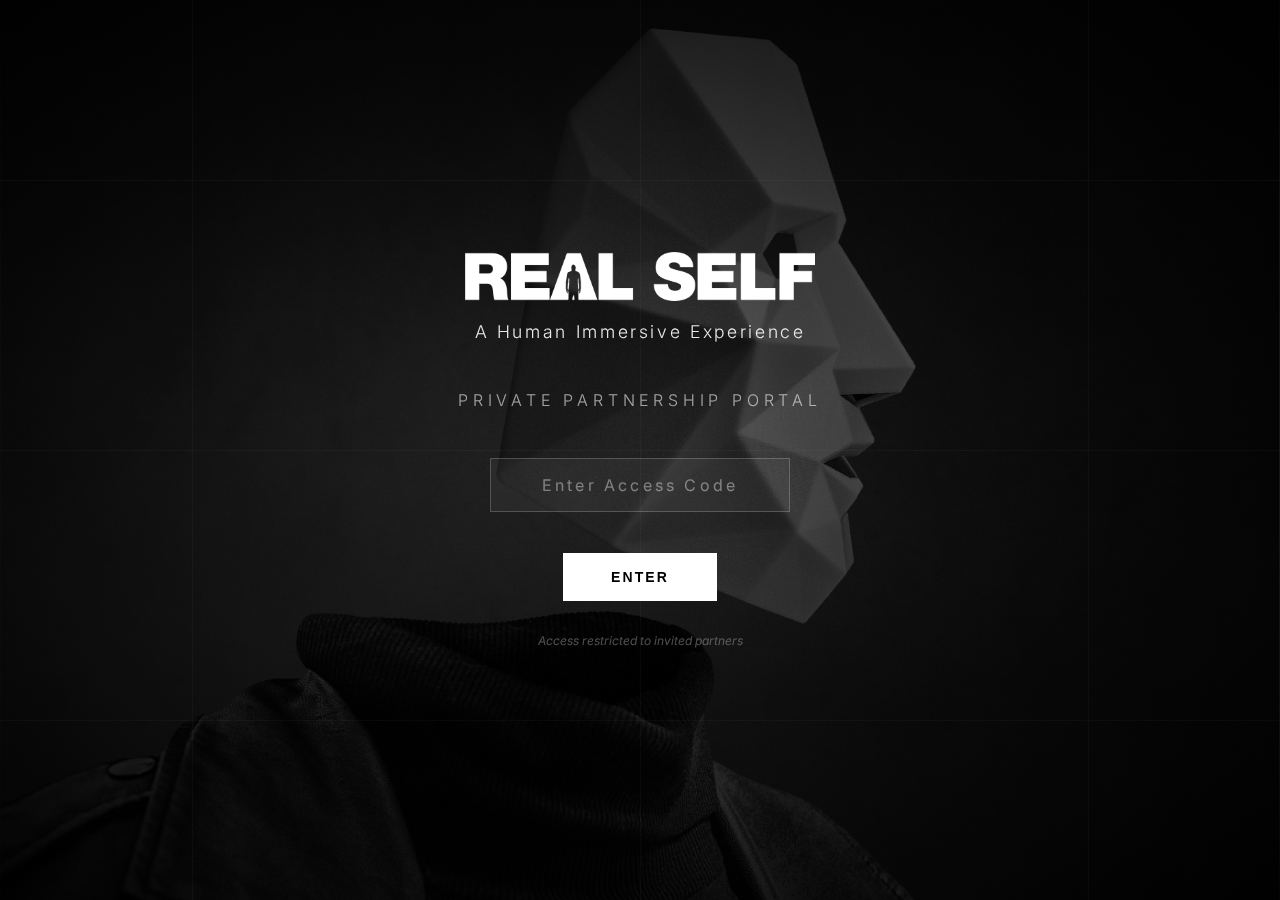
<file: index.html>
<!DOCTYPE html>
<html lang="en">
<head>
    <meta charset="UTF-8">
    <meta name="viewport" content="width=device-width, initial-scale=1.0">
    <meta name="description" content="Real Self - An immersive theatrical experience. Enter to explore partnership opportunities.">
    <title>Real Self | Enter</title>

    <!-- Fonts -->
    <link rel="preconnect" href="https://fonts.googleapis.com">
    <link rel="preconnect" href="https://fonts.gstatic.com" crossorigin>
    <link href="https://fonts.googleapis.com/css2?family=Inter:wght@300;400;500;600;700&family=Space+Grotesk:wght@400;500;700&display=swap" rel="stylesheet">

    <!-- Favicon -->
    <link rel="icon" type="image/svg+xml" href="data:image/svg+xml,<svg xmlns='http://www.w3.org/2000/svg' viewBox='0 0 100 100'><rect fill='%23000' width='100' height='100'/><text y='.9em' font-size='90' fill='%23fff'>R</text></svg>">

    <style>
        * {
            margin: 0;
            padding: 0;
            box-sizing: border-box;
        }

        body {
            font-family: 'Inter', sans-serif;
            background: #000;
            color: #fff;
            min-height: 100vh;
            display: flex;
            align-items: center;
            justify-content: center;
            overflow: hidden;
        }

        /* Background */
        .landing {
            position: fixed;
            inset: 0;
            display: flex;
            align-items: center;
            justify-content: center;
        }

        .landing__bg {
            position: absolute;
            inset: 0;
            z-index: 0;
        }

        .landing__bg img {
            width: 100%;
            height: 100%;
            object-fit: cover;
            opacity: 0.4;
            filter: grayscale(30%);
        }

        .landing__overlay {
            position: absolute;
            inset: 0;
            background: radial-gradient(ellipse at center, transparent 0%, rgba(0,0,0,0.7) 70%, rgba(0,0,0,0.95) 100%);
            z-index: 1;
        }

        /* Content */
        .landing__content {
            position: relative;
            z-index: 2;
            text-align: center;
            padding: 2rem;
            max-width: 500px;
        }

        /* Logo */
        .landing__logo {
            margin-bottom: 3rem;
        }

        .landing__logo img {
            max-width: 350px;
            width: 100%;
            height: auto;
            filter: brightness(0) invert(1);
        }

        .landing__logo-tagline {
            font-family: 'Inter', sans-serif;
            font-size: 1.1rem;
            font-weight: 300;
            letter-spacing: 0.15em;
            color: rgba(255, 255, 255, 0.9);
            margin-top: 1rem;
        }

        /* Tagline */
        .landing__tagline {
            font-size: 1rem;
            font-weight: 300;
            letter-spacing: 0.3em;
            text-transform: uppercase;
            color: rgba(255, 255, 255, 0.6);
            margin-bottom: 3rem;
        }

        /* Form */
        .landing__form {
            display: flex;
            flex-direction: column;
            align-items: center;
            gap: 1rem;
        }

        .landing__input-wrapper {
            position: relative;
            width: 100%;
            max-width: 300px;
        }

        .landing__input {
            width: 100%;
            padding: 1rem 1.5rem;
            background: rgba(255, 255, 255, 0.05);
            border: 1px solid rgba(255, 255, 255, 0.2);
            color: #fff;
            font-size: 1rem;
            font-family: inherit;
            letter-spacing: 0.1em;
            text-align: center;
            transition: all 0.3s ease;
        }

        .landing__input::placeholder {
            color: rgba(255, 255, 255, 0.4);
            letter-spacing: 0.2em;
        }

        .landing__input:focus {
            outline: none;
            border-color: rgba(255, 255, 255, 0.5);
            background: rgba(255, 255, 255, 0.08);
        }

        .landing__btn {
            padding: 1rem 3rem;
            background: #fff;
            color: #000;
            border: none;
            font-size: 0.875rem;
            font-weight: 600;
            letter-spacing: 0.15em;
            text-transform: uppercase;
            cursor: pointer;
            transition: all 0.3s ease;
        }

        .landing__btn:hover {
            background: rgba(255, 255, 255, 0.9);
            transform: translateY(-2px);
        }

        .landing__btn:active {
            transform: translateY(0);
        }

        /* Error message */
        .landing__error {
            color: #ff4444;
            font-size: 0.875rem;
            margin-top: 0.5rem;
            opacity: 0;
            transition: opacity 0.3s ease;
        }

        .landing__error.visible {
            opacity: 1;
        }

        /* Hint */
        .landing__hint {
            margin-top: 2rem;
            font-size: 0.75rem;
            color: rgba(255, 255, 255, 0.3);
            font-style: italic;
        }

        /* Animated lines */
        .landing__lines {
            position: absolute;
            inset: 0;
            z-index: 1;
            pointer-events: none;
            overflow: hidden;
        }

        .landing__line {
            position: absolute;
            background: rgba(255, 255, 255, 0.03);
        }

        .landing__line--h {
            height: 1px;
            width: 100%;
            animation: moveLine 20s linear infinite;
        }

        .landing__line--v {
            width: 1px;
            height: 100%;
            animation: moveLine 25s linear infinite reverse;
        }

        @keyframes moveLine {
            0%, 100% { opacity: 0; }
            50% { opacity: 1; }
        }

        /* Responsive */
        @media (max-width: 600px) {
            .landing__logo img {
                max-width: 280px;
            }

            .landing__tagline {
                font-size: 0.75rem;
                letter-spacing: 0.2em;
            }
        }

        /* Success animation */
        .landing--success .landing__content {
            animation: fadeOut 0.5s ease forwards;
        }

        @keyframes fadeOut {
            to {
                opacity: 0;
                transform: scale(0.95);
            }
        }
    </style>
</head>
<body>
    <div class="landing" id="landing">
        <!-- Background Image -->
        <div class="landing__bg">
            <img src="images/hero-poster.jpg" alt="Real Self">
        </div>

        <!-- Overlay -->
        <div class="landing__overlay"></div>

        <!-- Animated Lines -->
        <div class="landing__lines">
            <div class="landing__line landing__line--h" style="top: 20%;"></div>
            <div class="landing__line landing__line--h" style="top: 50%; animation-delay: -7s;"></div>
            <div class="landing__line landing__line--h" style="top: 80%; animation-delay: -14s;"></div>
            <div class="landing__line landing__line--v" style="left: 15%; animation-delay: -3s;"></div>
            <div class="landing__line landing__line--v" style="left: 50%; animation-delay: -10s;"></div>
            <div class="landing__line landing__line--v" style="left: 85%; animation-delay: -17s;"></div>
        </div>

        <!-- Content -->
        <div class="landing__content">
            <div class="landing__logo">
                <img src="images/logo-black.jpg" alt="Real Self">
                <p class="landing__logo-tagline">A Human Immersive Experience</p>
            </div>

            <p class="landing__tagline">Private Partnership Portal</p>

            <form class="landing__form" id="accessForm">
                <div class="landing__input-wrapper">
                    <input
                        type="password"
                        class="landing__input"
                        id="accessCode"
                        placeholder="Enter Access Code"
                        autocomplete="off"
                    >
                    <p class="landing__error" id="errorMsg">Invalid access code</p>
                </div>
                <button type="submit" class="landing__btn">Enter</button>
            </form>

            <p class="landing__hint">Access restricted to invited partners</p>
        </div>
    </div>

    <script>
        const form = document.getElementById('accessForm');
        const input = document.getElementById('accessCode');
        const error = document.getElementById('errorMsg');
        const landing = document.getElementById('landing');

        // Password check - accepts variations of "thank you"
        function isValidPassword(input) {
            const normalized = input.toLowerCase().replace(/\s+/g, '');
            return normalized === 'thankyou';
        }

        form.addEventListener('submit', function(e) {
            e.preventDefault();

            const entered = input.value.trim();

            if (isValidPassword(entered)) {
                // Success - redirect to home
                landing.classList.add('landing--success');

                // Store session
                sessionStorage.setItem('rsAccess', 'granted');

                setTimeout(() => {
                    window.location.href = 'home.html';
                }, 500);
            } else {
                // Error
                error.classList.add('visible');
                input.style.borderColor = '#ff4444';

                setTimeout(() => {
                    error.classList.remove('visible');
                    input.style.borderColor = '';
                }, 2000);
            }
        });

        // Clear error on input
        input.addEventListener('input', function() {
            error.classList.remove('visible');
            input.style.borderColor = '';
        });
    </script>
</body>
</html>
</file>
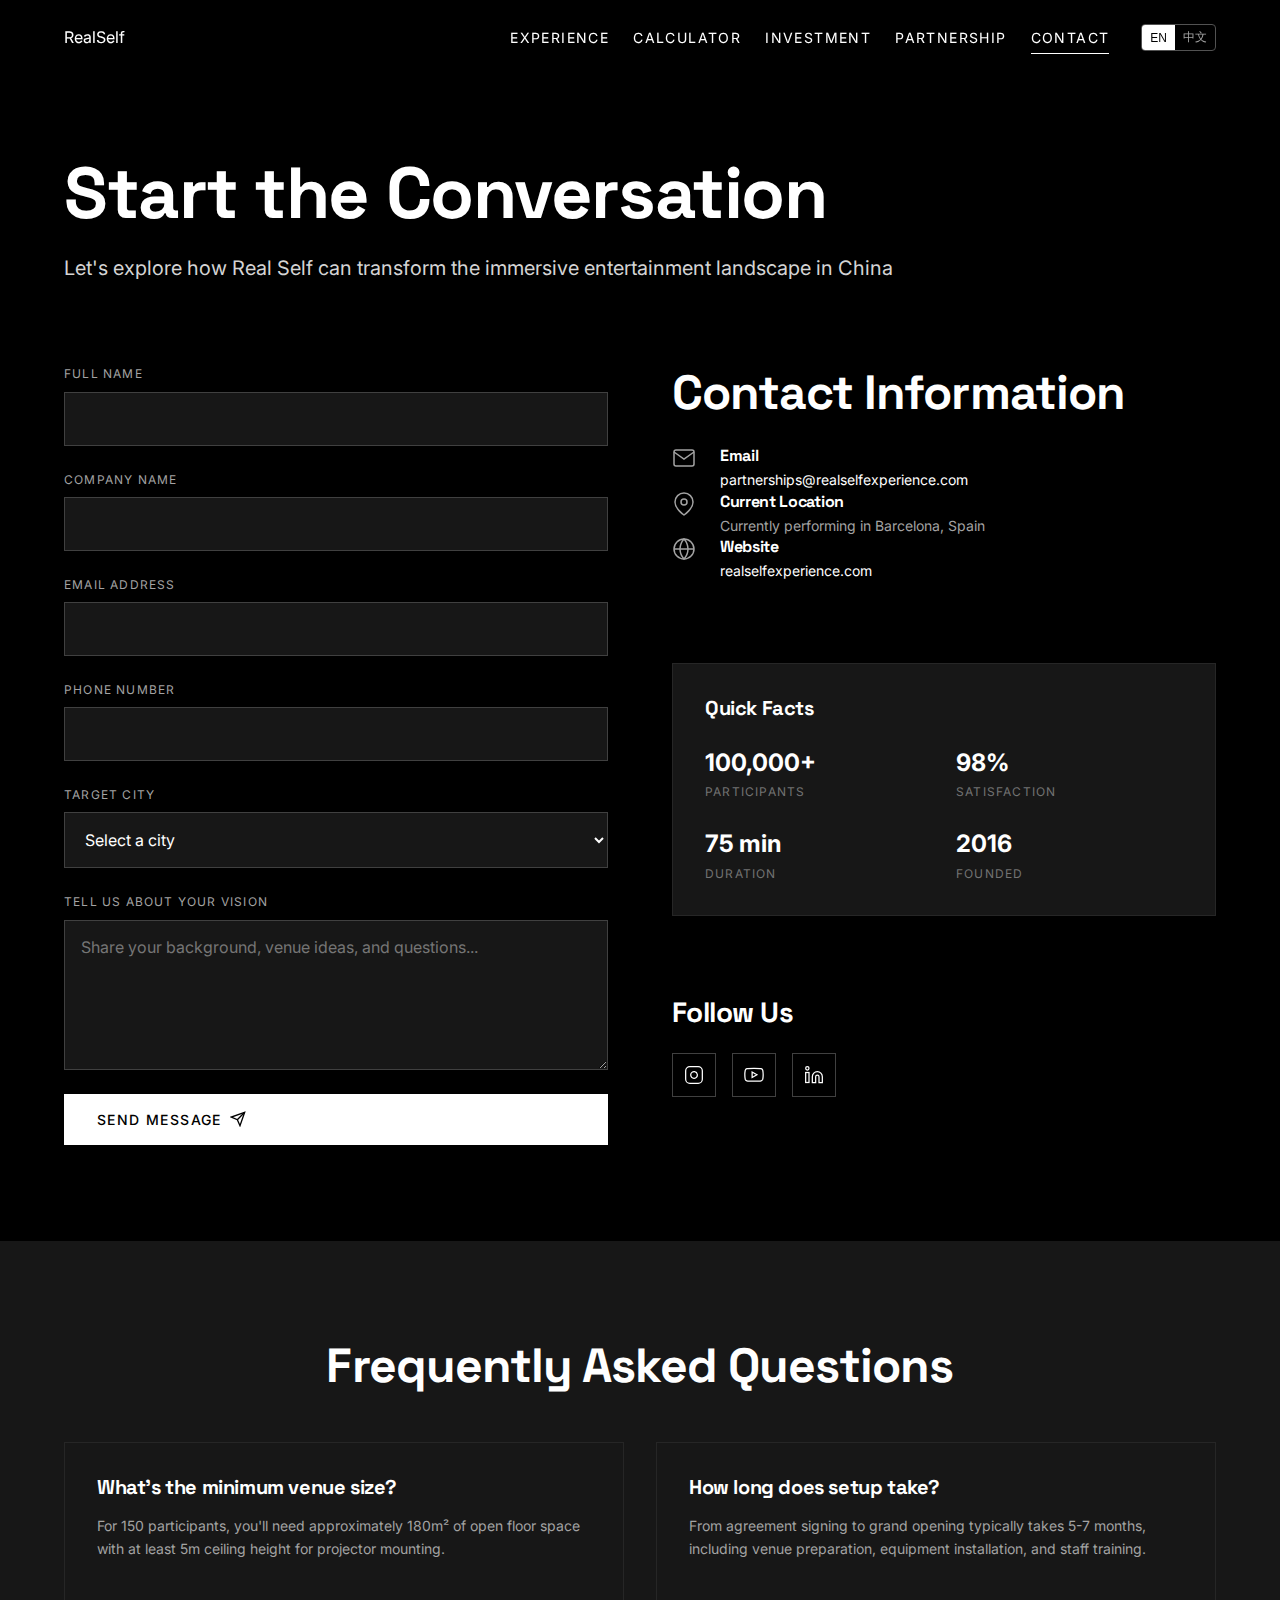
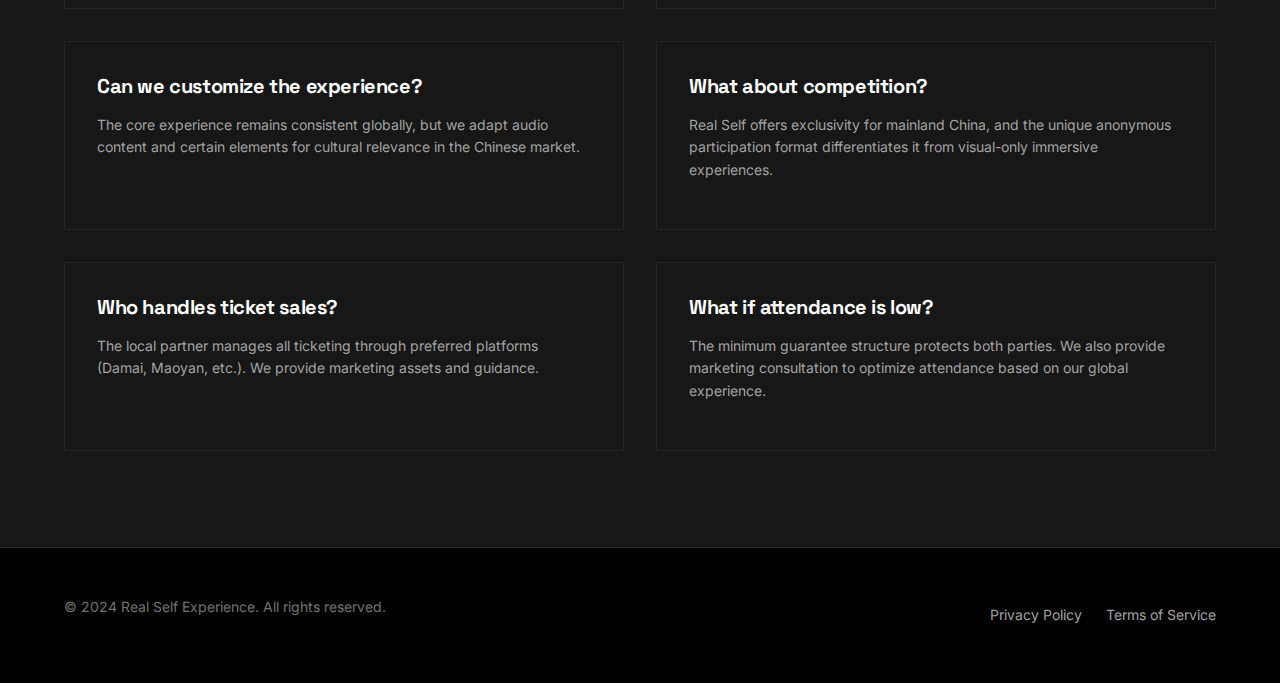
<file: contact.html>
<!DOCTYPE html>
<html lang="en">
<head>
    <meta charset="UTF-8">
    <meta name="viewport" content="width=device-width, initial-scale=1.0">
    <meta name="description" content="Contact Real Self about partnership opportunities in China. Start the conversation today.">
    <title>Contact | Real Self</title>

    <!-- Fonts -->
    <link rel="preconnect" href="https://fonts.googleapis.com">
    <link rel="preconnect" href="https://fonts.gstatic.com" crossorigin>
    <link href="https://fonts.googleapis.com/css2?family=Inter:wght@300;400;500;600;700&family=Space+Grotesk:wght@400;500;700&display=swap" rel="stylesheet">

    <!-- Styles -->
    <link rel="stylesheet" href="css/styles.css">

    <!-- Favicon -->
    <link rel="icon" type="image/svg+xml" href="data:image/svg+xml,<svg xmlns='http://www.w3.org/2000/svg' viewBox='0 0 100 100'><rect fill='%23000' width='100' height='100'/><text y='.9em' font-size='90' fill='%23fff'>R</text></svg>">

    <style>
        .contact-grid {
            display: grid;
            grid-template-columns: 1fr 1fr;
            gap: var(--spacing-3xl);
        }

        .contact-info {
            display: flex;
            flex-direction: column;
            gap: var(--spacing-2xl);
        }

        .contact-info__item {
            display: flex;
            gap: var(--spacing-lg);
            align-items: flex-start;
        }

        .contact-info__icon {
            width: 24px;
            height: 24px;
            flex-shrink: 0;
            color: var(--color-gray-400);
        }

        .contact-info__content h3 {
            font-size: 1rem;
            margin-bottom: var(--spacing-xs);
        }

        .contact-info__content p {
            color: var(--color-gray-400);
            margin: 0;
            font-size: 0.875rem;
        }

        .contact-info__content a {
            color: var(--color-white);
        }

        @media (max-width: 768px) {
            .contact-grid {
                grid-template-columns: 1fr;
            }
        }
    </style>
</head>
<body>
    <!-- Header -->
    <header class="header">
        <div class="container">
            <div class="header__inner">
                <a href="index.html" class="logo">Real<span>Self</span></a>

                <nav class="nav">
                    <ul class="nav__list">
                        <li><a href="experience.html" class="nav__link" data-i18n="nav.experience">Experience</a></li>
                        <li><a href="scenarios.html" class="nav__link" data-i18n="nav.scenarios">Calculator</a></li>
                        <li><a href="investment.html" class="nav__link" data-i18n="nav.investment">Investment</a></li>
                        <li><a href="partnership.html" class="nav__link" data-i18n="nav.partnership">Partnership</a></li>
                        <li><a href="contact.html" class="nav__link" data-i18n="nav.contact">Contact</a></li>
                    </ul>

                    <div class="lang-toggle">
                        <button class="lang-toggle__btn active" data-lang="en">EN</button>
                        <button class="lang-toggle__btn" data-lang="zh">中文</button>
                    </div>

                    <button class="menu-toggle" aria-label="Toggle menu">
                        <span></span>
                        <span></span>
                        <span></span>
                    </button>
                </nav>
            </div>
        </div>
    </header>

    <!-- Page Header -->
    <section class="section" style="padding-top: 150px; padding-bottom: var(--spacing-xl);">
        <div class="container">
            <h1 class="mb-md" data-i18n="contact.title">Start the Conversation</h1>
            <p class="hero__tagline" style="font-size: 1.25rem;" data-i18n="contact.subtitle">Let's explore how Real Self can transform the immersive entertainment landscape in China</p>
        </div>
    </section>

    <!-- Contact Form & Info -->
    <section class="section" style="padding-top: 0;">
        <div class="container">
            <div class="contact-grid">
                <!-- Form -->
                <div>
                    <form class="form" id="contactForm">
                        <div class="form__group">
                            <label class="form__label" for="name" data-i18n="contact.form.name">Full Name</label>
                            <input type="text" class="form__input" id="name" name="name" required>
                        </div>

                        <div class="form__group">
                            <label class="form__label" for="company" data-i18n="contact.form.company">Company Name</label>
                            <input type="text" class="form__input" id="company" name="company" required>
                        </div>

                        <div class="form__group">
                            <label class="form__label" for="email" data-i18n="contact.form.email">Email Address</label>
                            <input type="email" class="form__input" id="email" name="email" required>
                        </div>

                        <div class="form__group">
                            <label class="form__label" for="phone" data-i18n="contact.form.phone">Phone Number</label>
                            <input type="tel" class="form__input" id="phone" name="phone">
                        </div>

                        <div class="form__group">
                            <label class="form__label" for="city" data-i18n="contact.form.city">Target City</label>
                            <select class="form__select" id="city" name="city" required>
                                <option value="" data-i18n="contact.form.cityPlaceholder">Select a city</option>
                                <option value="shanghai" data-i18n="contact.form.cities.shanghai">Shanghai</option>
                                <option value="beijing" data-i18n="contact.form.cities.beijing">Beijing</option>
                                <option value="shenzhen" data-i18n="contact.form.cities.shenzhen">Shenzhen</option>
                                <option value="guangzhou" data-i18n="contact.form.cities.guangzhou">Guangzhou</option>
                                <option value="chengdu" data-i18n="contact.form.cities.chengdu">Chengdu</option>
                                <option value="other" data-i18n="contact.form.cities.other">Other</option>
                            </select>
                        </div>

                        <div class="form__group">
                            <label class="form__label" for="message" data-i18n="contact.form.message">Tell us about your vision</label>
                            <textarea class="form__textarea" id="message" name="message" data-i18n-placeholder="contact.form.messagePlaceholder" placeholder="Share your background, venue ideas, and questions..."></textarea>
                        </div>

                        <button type="submit" class="btn btn--primary" style="width: 100%;">
                            <span data-i18n="contact.form.submit">Send Message</span>
                            <svg width="16" height="16" viewBox="0 0 24 24" fill="none" stroke="currentColor" stroke-width="2">
                                <line x1="22" y1="2" x2="11" y2="13"/>
                                <polygon points="22 2 15 22 11 13 2 9 22 2"/>
                            </svg>
                        </button>
                    </form>
                </div>

                <!-- Contact Info -->
                <div>
                    <div class="contact-info">
                        <div>
                            <h2 class="mb-lg" data-i18n="contact.info.title">Contact Information</h2>

                            <div class="contact-info__item">
                                <svg class="contact-info__icon" viewBox="0 0 24 24" fill="none" stroke="currentColor" stroke-width="1.5">
                                    <path d="M4 4h16c1.1 0 2 .9 2 2v12c0 1.1-.9 2-2 2H4c-1.1 0-2-.9-2-2V6c0-1.1.9-2 2-2z"/>
                                    <polyline points="22,6 12,13 2,6"/>
                                </svg>
                                <div class="contact-info__content">
                                    <h3>Email</h3>
                                    <p><a href="mailto:partnerships@realselfexperience.com" data-i18n="contact.info.email">partnerships@realselfexperience.com</a></p>
                                </div>
                            </div>

                            <div class="contact-info__item">
                                <svg class="contact-info__icon" viewBox="0 0 24 24" fill="none" stroke="currentColor" stroke-width="1.5">
                                    <path d="M21 10c0 7-9 13-9 13s-9-6-9-13a9 9 0 0 1 18 0z"/>
                                    <circle cx="12" cy="10" r="3"/>
                                </svg>
                                <div class="contact-info__content">
                                    <h3>Current Location</h3>
                                    <p data-i18n="contact.info.location">Currently performing in Barcelona, Spain</p>
                                </div>
                            </div>

                            <div class="contact-info__item">
                                <svg class="contact-info__icon" viewBox="0 0 24 24" fill="none" stroke="currentColor" stroke-width="1.5">
                                    <circle cx="12" cy="12" r="10"/>
                                    <line x1="2" y1="12" x2="22" y2="12"/>
                                    <path d="M12 2a15.3 15.3 0 0 1 4 10 15.3 15.3 0 0 1-4 10 15.3 15.3 0 0 1-4-10 15.3 15.3 0 0 1 4-10z"/>
                                </svg>
                                <div class="contact-info__content">
                                    <h3>Website</h3>
                                    <p><a href="https://realselfexperience.com" target="_blank">realselfexperience.com</a></p>
                                </div>
                            </div>
                        </div>

                        <!-- Quick Stats Card -->
                        <div class="card" style="margin-top: var(--spacing-xl);">
                            <h3 class="card__title mb-lg">Quick Facts</h3>
                            <div style="display: grid; grid-template-columns: 1fr 1fr; gap: var(--spacing-lg);">
                                <div>
                                    <div style="font-size: 1.5rem; font-weight: 700;">100,000+</div>
                                    <div style="font-size: 0.75rem; color: var(--color-gray-500); text-transform: uppercase; letter-spacing: 0.1em;">Participants</div>
                                </div>
                                <div>
                                    <div style="font-size: 1.5rem; font-weight: 700;">98%</div>
                                    <div style="font-size: 0.75rem; color: var(--color-gray-500); text-transform: uppercase; letter-spacing: 0.1em;">Satisfaction</div>
                                </div>
                                <div>
                                    <div style="font-size: 1.5rem; font-weight: 700;">75 min</div>
                                    <div style="font-size: 0.75rem; color: var(--color-gray-500); text-transform: uppercase; letter-spacing: 0.1em;">Duration</div>
                                </div>
                                <div>
                                    <div style="font-size: 1.5rem; font-weight: 700;">2016</div>
                                    <div style="font-size: 0.75rem; color: var(--color-gray-500); text-transform: uppercase; letter-spacing: 0.1em;">Founded</div>
                                </div>
                            </div>
                        </div>

                        <!-- Social Links -->
                        <div style="margin-top: var(--spacing-xl);">
                            <h3 class="mb-lg">Follow Us</h3>
                            <div style="display: flex; gap: var(--spacing-md);">
                                <a href="#" style="display: flex; align-items: center; justify-content: center; width: 44px; height: 44px; border: 1px solid var(--color-gray-700); transition: border-color 0.3s;">
                                    <svg width="20" height="20" viewBox="0 0 24 24" fill="none" stroke="currentColor" stroke-width="1.5">
                                        <rect x="2" y="2" width="20" height="20" rx="5" ry="5"/>
                                        <path d="M16 11.37A4 4 0 1 1 12.63 8 4 4 0 0 1 16 11.37z"/>
                                        <line x1="17.5" y1="6.5" x2="17.51" y2="6.5"/>
                                    </svg>
                                </a>
                                <a href="#" style="display: flex; align-items: center; justify-content: center; width: 44px; height: 44px; border: 1px solid var(--color-gray-700); transition: border-color 0.3s;">
                                    <svg width="20" height="20" viewBox="0 0 24 24" fill="none" stroke="currentColor" stroke-width="1.5">
                                        <path d="M22.54 6.42a2.78 2.78 0 0 0-1.94-2C18.88 4 12 4 12 4s-6.88 0-8.6.46a2.78 2.78 0 0 0-1.94 2A29 29 0 0 0 1 11.75a29 29 0 0 0 .46 5.33A2.78 2.78 0 0 0 3.4 19c1.72.46 8.6.46 8.6.46s6.88 0 8.6-.46a2.78 2.78 0 0 0 1.94-2 29 29 0 0 0 .46-5.25 29 29 0 0 0-.46-5.33z"/>
                                        <polygon points="9.75 15.02 15.5 11.75 9.75 8.48 9.75 15.02"/>
                                    </svg>
                                </a>
                                <a href="#" style="display: flex; align-items: center; justify-content: center; width: 44px; height: 44px; border: 1px solid var(--color-gray-700); transition: border-color 0.3s;">
                                    <svg width="20" height="20" viewBox="0 0 24 24" fill="none" stroke="currentColor" stroke-width="1.5">
                                        <path d="M16 8a6 6 0 0 1 6 6v7h-4v-7a2 2 0 0 0-2-2 2 2 0 0 0-2 2v7h-4v-7a6 6 0 0 1 6-6z"/>
                                        <rect x="2" y="9" width="4" height="12"/>
                                        <circle cx="4" cy="4" r="2"/>
                                    </svg>
                                </a>
                            </div>
                        </div>
                    </div>
                </div>
            </div>
        </div>
    </section>

    <!-- FAQ Section -->
    <section class="section section--dark">
        <div class="container">
            <h2 class="text-center mb-2xl">Frequently Asked Questions</h2>

            <div class="grid grid--2">
                <div class="card">
                    <h3 class="card__title">What's the minimum venue size?</h3>
                    <p class="card__text">For 150 participants, you'll need approximately 180m² of open floor space with at least 5m ceiling height for projector mounting.</p>
                </div>

                <div class="card">
                    <h3 class="card__title">How long does setup take?</h3>
                    <p class="card__text">From agreement signing to grand opening typically takes 5-7 months, including venue preparation, equipment installation, and staff training.</p>
                </div>

                <div class="card">
                    <h3 class="card__title">Can we customize the experience?</h3>
                    <p class="card__text">The core experience remains consistent globally, but we adapt audio content and certain elements for cultural relevance in the Chinese market.</p>
                </div>

                <div class="card">
                    <h3 class="card__title">What about competition?</h3>
                    <p class="card__text">Real Self offers exclusivity for mainland China, and the unique anonymous participation format differentiates it from visual-only immersive experiences.</p>
                </div>

                <div class="card">
                    <h3 class="card__title">Who handles ticket sales?</h3>
                    <p class="card__text">The local partner manages all ticketing through preferred platforms (Damai, Maoyan, etc.). We provide marketing assets and guidance.</p>
                </div>

                <div class="card">
                    <h3 class="card__title">What if attendance is low?</h3>
                    <p class="card__text">The minimum guarantee structure protects both parties. We also provide marketing consultation to optimize attendance based on our global experience.</p>
                </div>
            </div>
        </div>
    </section>

    <!-- Footer -->
    <footer class="footer">
        <div class="container">
            <div class="footer__inner">
                <p class="footer__text">
                    &copy; 2024 <span data-i18n="footer.copyright">Real Self Experience. All rights reserved.</span>
                </p>
                <div class="footer__links">
                    <a href="#" class="footer__link" data-i18n="footer.links.privacy">Privacy Policy</a>
                    <a href="#" class="footer__link" data-i18n="footer.links.terms">Terms of Service</a>
                </div>
            </div>
        </div>
    </footer>

    <!-- Scripts -->
    <script src="js/main.js"></script>
</body>
</html>
</file>
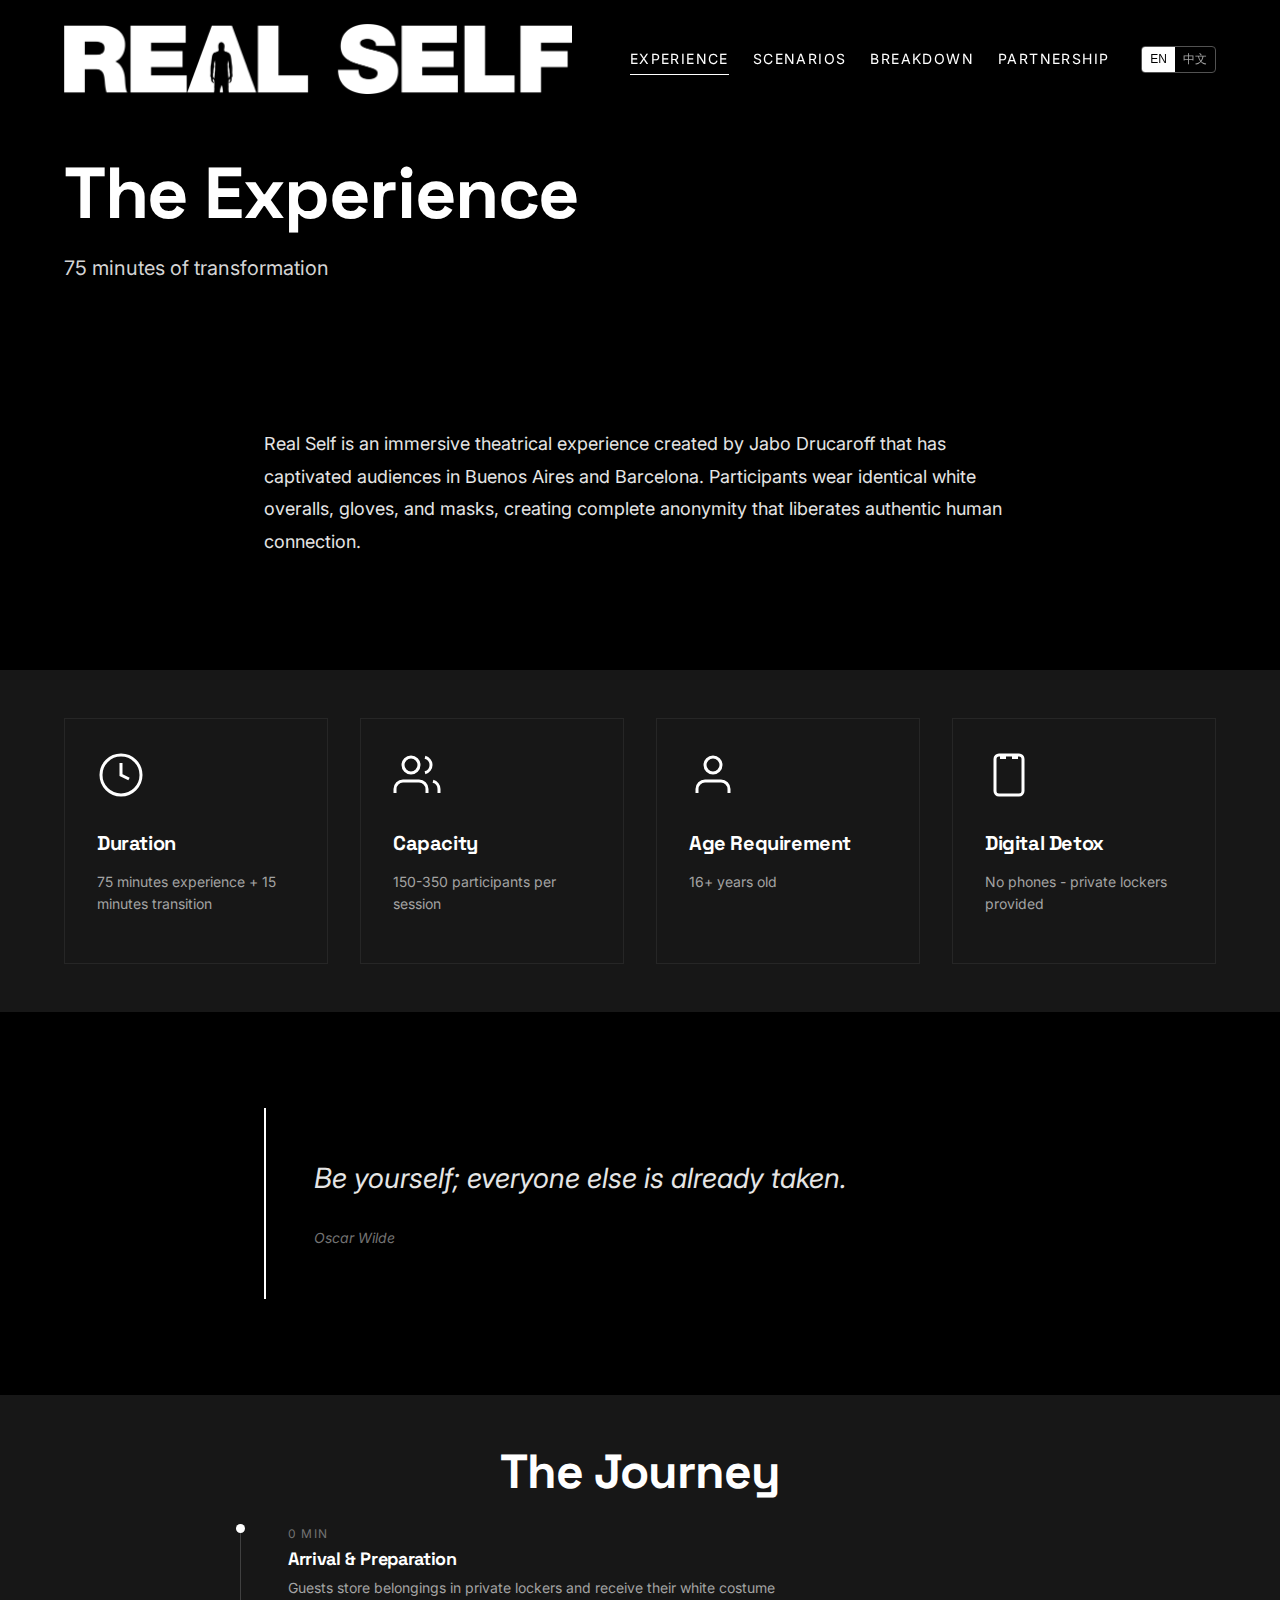
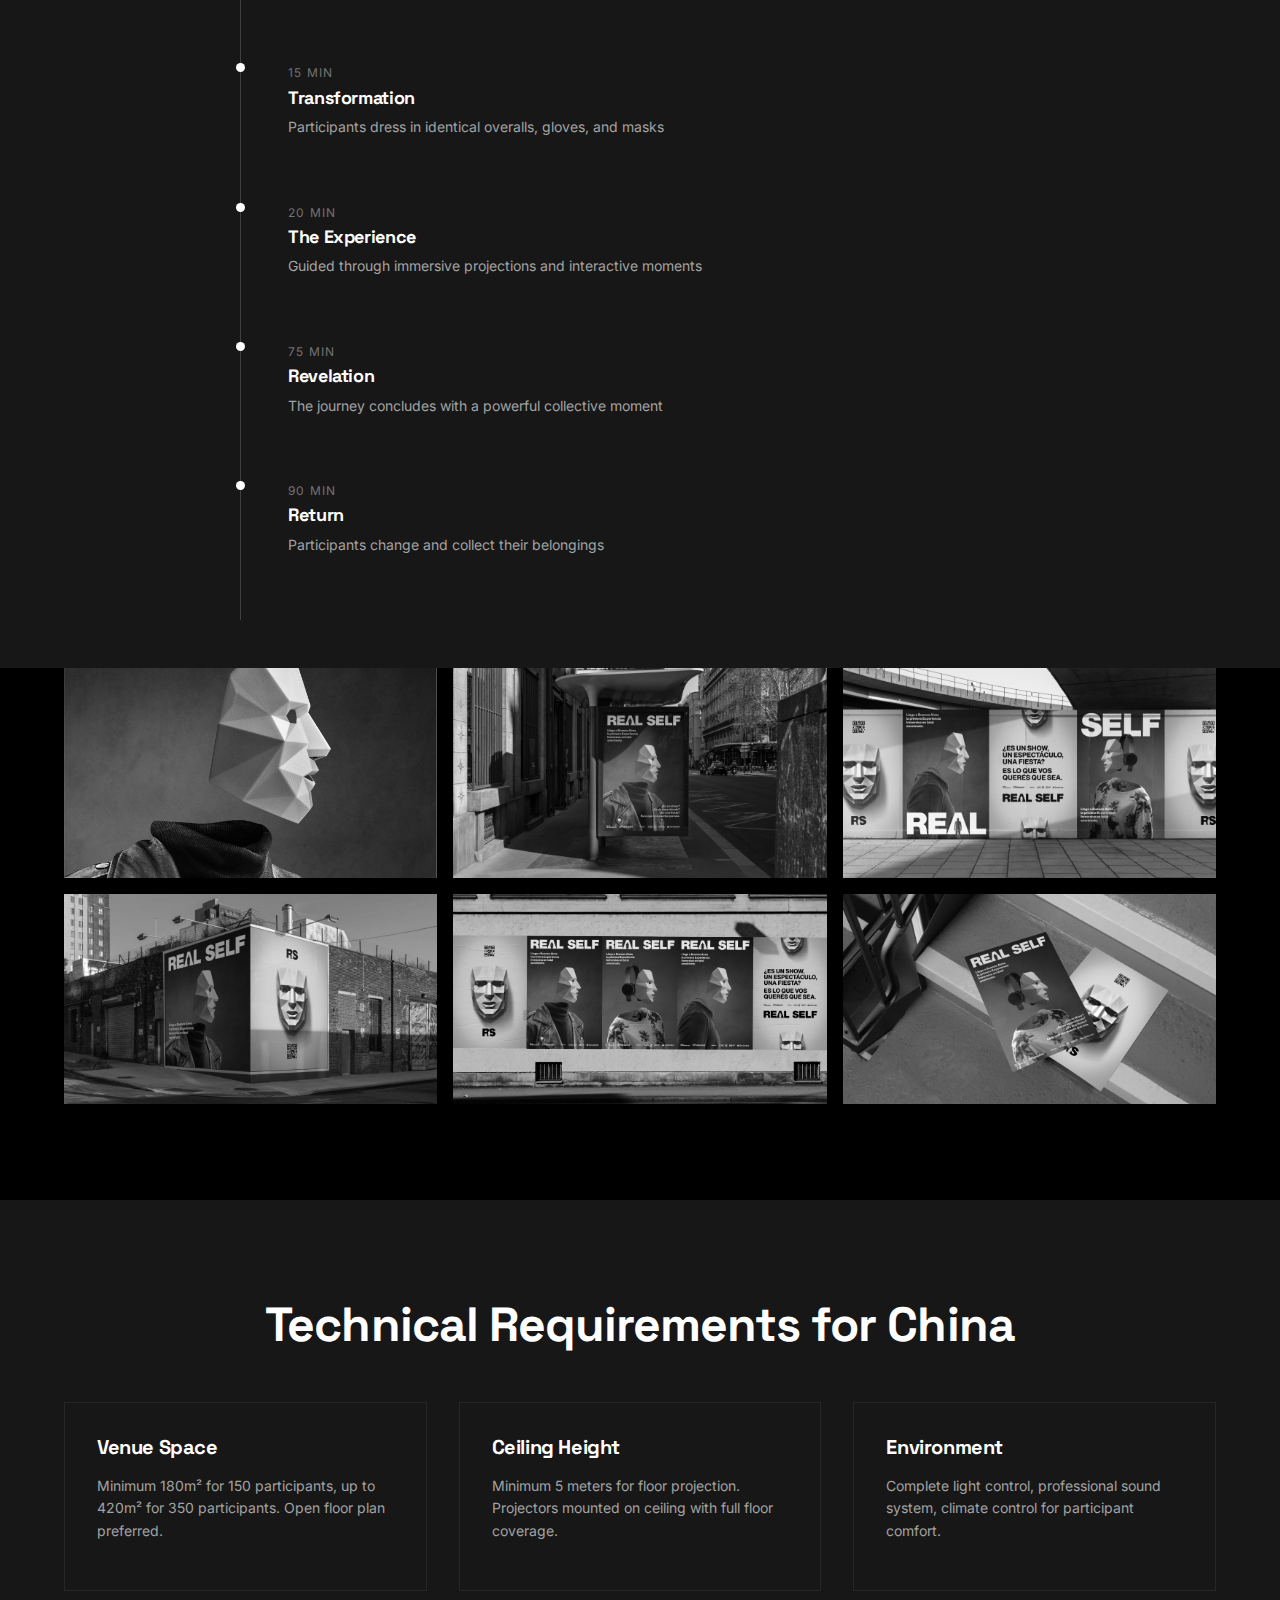
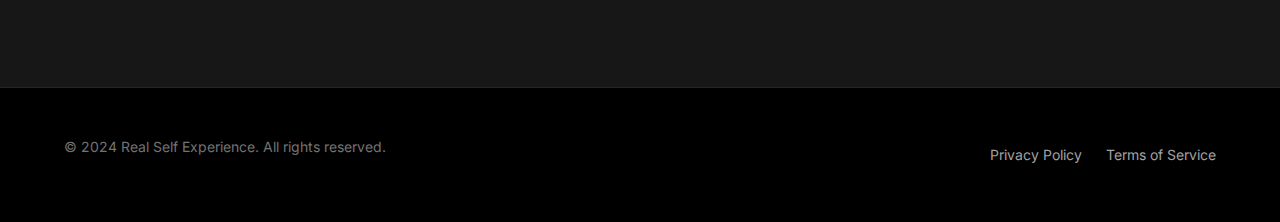
<file: experience.html>
<!DOCTYPE html>
<html lang="en">
<head>
    <meta charset="UTF-8">
    <meta name="viewport" content="width=device-width, initial-scale=1.0">
    <meta name="description" content="Discover the Real Self experience - 75 minutes of transformation through anonymity and immersive projection.">
    <title>The Experience | Real Self</title>

    <!-- Fonts -->
    <link rel="preconnect" href="https://fonts.googleapis.com">
    <link rel="preconnect" href="https://fonts.gstatic.com" crossorigin>
    <link href="https://fonts.googleapis.com/css2?family=Inter:wght@300;400;500;600;700&family=Space+Grotesk:wght@400;500;700&display=swap" rel="stylesheet">

    <!-- Styles -->
    <link rel="stylesheet" href="css/styles.css">

    <!-- Favicon -->
    <link rel="icon" type="image/svg+xml" href="data:image/svg+xml,<svg xmlns='http://www.w3.org/2000/svg' viewBox='0 0 100 100'><rect fill='%23000' width='100' height='100'/><text y='.9em' font-size='90' fill='%23fff'>R</text></svg>">
</head>
<body>
    <!-- Header -->
    <header class="header">
        <div class="container">
            <div class="header__inner">
                <a href="home.html" class="logo"><img src="images/logo-black.jpg" alt="Real Self" class="logo__img"></a>

                <nav class="nav">
                    <ul class="nav__list">
                        <li><a href="experience.html" class="nav__link">Experience</a></li>
                        <li><a href="scenarios.html" class="nav__link">Scenarios</a></li>
                        <li><a href="investment.html" class="nav__link">Breakdown</a></li>
                        <li><a href="partnership.html" class="nav__link">Partnership</a></li>
                    </ul>

                    <div class="lang-toggle">
                        <button class="lang-toggle__btn active" data-lang="en">EN</button>
                        <button class="lang-toggle__btn" data-lang="zh">中文</button>
                    </div>

                    <button class="menu-toggle" aria-label="Toggle menu">
                        <span></span>
                        <span></span>
                        <span></span>
                    </button>
                </nav>
            </div>
        </div>
    </header>

    <!-- Page Header -->
    <section class="section" style="padding-top: 150px;">
        <div class="container">
            <h1 class="mb-md" data-i18n="experience.title">The Experience</h1>
            <p class="hero__tagline" style="font-size: 1.25rem;" data-i18n="experience.subtitle">75 minutes of transformation</p>
        </div>
    </section>

    <!-- Introduction -->
    <section class="section" style="padding-top: 0;">
        <div class="container container--narrow">
            <p style="font-size: 1.125rem; line-height: 1.8; color: var(--color-gray-200);" data-i18n="experience.intro">
                Real Self is an immersive theatrical experience created by Jabo Drucaroff that has captivated audiences in Buenos Aires and Barcelona. Participants wear identical white overalls, gloves, and masks, creating complete anonymity that liberates authentic human connection.
            </p>
        </div>
    </section>

    <!-- Features Grid -->
    <section class="section section--dark" style="padding: 3rem 0;">
        <div class="container">
            <div class="grid grid--4">
                <div class="card fade-on-scroll">
                    <svg class="card__icon" viewBox="0 0 24 24" fill="none" stroke="currentColor" stroke-width="1.5">
                        <circle cx="12" cy="12" r="10"/>
                        <path d="M12 6v6l4 2"/>
                    </svg>
                    <h3 class="card__title" data-i18n="experience.features.duration.title">Duration</h3>
                    <p class="card__text" data-i18n="experience.features.duration.desc">75 minutes experience + 15 minutes transition</p>
                </div>

                <div class="card fade-on-scroll">
                    <svg class="card__icon" viewBox="0 0 24 24" fill="none" stroke="currentColor" stroke-width="1.5">
                        <path d="M17 21v-2a4 4 0 0 0-4-4H5a4 4 0 0 0-4 4v2"/>
                        <circle cx="9" cy="7" r="4"/>
                        <path d="M23 21v-2a4 4 0 0 0-3-3.87"/>
                        <path d="M16 3.13a4 4 0 0 1 0 7.75"/>
                    </svg>
                    <h3 class="card__title" data-i18n="experience.features.capacity.title">Capacity</h3>
                    <p class="card__text" data-i18n="experience.features.capacity.desc">150-350 participants per session</p>
                </div>

                <div class="card fade-on-scroll">
                    <svg class="card__icon" viewBox="0 0 24 24" fill="none" stroke="currentColor" stroke-width="1.5">
                        <path d="M20 21v-2a4 4 0 0 0-4-4H8a4 4 0 0 0-4 4v2"/>
                        <circle cx="12" cy="7" r="4"/>
                    </svg>
                    <h3 class="card__title" data-i18n="experience.features.age.title">Age Requirement</h3>
                    <p class="card__text" data-i18n="experience.features.age.desc">16+ years old</p>
                </div>

                <div class="card fade-on-scroll">
                    <svg class="card__icon" viewBox="0 0 24 24" fill="none" stroke="currentColor" stroke-width="1.5">
                        <rect x="5" y="2" width="14" height="20" rx="2" ry="2"/>
                        <line x1="12" y1="18" x2="12" y2="18"/>
                        <line x1="9" y1="2" x2="9" y2="4" stroke-width="3"/>
                        <line x1="15" y1="2" x2="15" y2="4" stroke-width="3"/>
                    </svg>
                    <h3 class="card__title" data-i18n="experience.features.phones.title">Digital Detox</h3>
                    <p class="card__text" data-i18n="experience.features.phones.desc">No phones - private lockers provided</p>
                </div>
            </div>
        </div>
    </section>

    <!-- Quote -->
    <section class="section" style="padding: 3rem 0;">
        <div class="container container--narrow">
            <blockquote class="quote fade-on-scroll">
                <p class="quote__text" data-i18n="experience.quote.text">"Be yourself; everyone else is already taken."</p>
                <cite class="quote__author" data-i18n="experience.quote.author">Oscar Wilde</cite>
            </blockquote>
        </div>
    </section>

    <!-- Timeline -->
    <section class="section section--dark" style="padding: 3rem 0;">
        <div class="container">
            <h2 class="text-center mb-lg" data-i18n="experience.timeline.title">The Journey</h2>

            <div class="container--narrow" style="margin: 0 auto;">
                <div class="timeline">
                    <div class="timeline__item fade-on-scroll">
                        <div class="timeline__time" data-i18n="experience.timeline.arrival.time">0 min</div>
                        <h3 class="timeline__title" data-i18n="experience.timeline.arrival.title">Arrival & Preparation</h3>
                        <p class="timeline__text" data-i18n="experience.timeline.arrival.desc">Guests store belongings in private lockers and receive their white costume</p>
                    </div>

                    <div class="timeline__item fade-on-scroll">
                        <div class="timeline__time" data-i18n="experience.timeline.transformation.time">15 min</div>
                        <h3 class="timeline__title" data-i18n="experience.timeline.transformation.title">Transformation</h3>
                        <p class="timeline__text" data-i18n="experience.timeline.transformation.desc">Participants dress in identical overalls, gloves, and masks</p>
                    </div>

                    <div class="timeline__item fade-on-scroll">
                        <div class="timeline__time" data-i18n="experience.timeline.experience.time">20 min</div>
                        <h3 class="timeline__title" data-i18n="experience.timeline.experience.title">The Experience</h3>
                        <p class="timeline__text" data-i18n="experience.timeline.experience.desc">Guided through immersive projections and interactive moments</p>
                    </div>

                    <div class="timeline__item fade-on-scroll">
                        <div class="timeline__time" data-i18n="experience.timeline.revelation.time">75 min</div>
                        <h3 class="timeline__title" data-i18n="experience.timeline.revelation.title">Revelation</h3>
                        <p class="timeline__text" data-i18n="experience.timeline.revelation.desc">The journey concludes with a powerful collective moment</p>
                    </div>

                    <div class="timeline__item fade-on-scroll">
                        <div class="timeline__time" data-i18n="experience.timeline.return.time">90 min</div>
                        <h3 class="timeline__title" data-i18n="experience.timeline.return.title">Return</h3>
                        <p class="timeline__text" data-i18n="experience.timeline.return.desc">Participants change and collect their belongings</p>
                    </div>
                </div>
            </div>
        </div>
    </section>

    <!-- Gallery (decorative) -->
    <section class="section" style="padding-top: 0;">
        <div class="container">
            <div class="gallery">
                <div class="gallery__item">
                    <img src="images/hero-poster.jpg" alt="Real Self - Person with geometric mask in leather jacket">
                </div>
                <div class="gallery__item">
                    <img src="images/promo-bus-stop.jpg" alt="Real Self - Bus stop advertisement in Buenos Aires">
                </div>
                <div class="gallery__item">
                    <img src="images/promo-wall-posters.jpg" alt="Real Self - Wall posters showing mask variations">
                </div>
                <div class="gallery__item">
                    <img src="images/promo-building-corner.jpg" alt="Real Self - Building corner branding">
                </div>
                <div class="gallery__item">
                    <img src="images/promo-street-posters.jpg" alt="Real Self - Street poster campaign">
                </div>
                <div class="gallery__item">
                    <img src="images/promo-flyers.jpg" alt="Real Self - Promotional flyers">
                </div>
            </div>
        </div>
    </section>

    <!-- Technical Requirements -->
    <section class="section section--dark">
        <div class="container">
            <h2 class="text-center mb-2xl">Technical Requirements for China</h2>
            <div class="grid grid--3">
                <div class="card">
                    <h3 class="card__title">Venue Space</h3>
                    <p class="card__text">Minimum 180m² for 150 participants, up to 420m² for 350 participants. Open floor plan preferred.</p>
                </div>
                <div class="card">
                    <h3 class="card__title">Ceiling Height</h3>
                    <p class="card__text">Minimum 5 meters for floor projection. Projectors mounted on ceiling with full floor coverage.</p>
                </div>
                <div class="card">
                    <h3 class="card__title">Environment</h3>
                    <p class="card__text">Complete light control, professional sound system, climate control for participant comfort.</p>
                </div>
            </div>
        </div>
    </section>

    <!-- Footer -->
    <footer class="footer">
        <div class="container">
            <div class="footer__inner">
                <p class="footer__text">
                    &copy; 2024 <span data-i18n="footer.copyright">Real Self Experience. All rights reserved.</span>
                </p>
                <div class="footer__links">
                    <a href="#" class="footer__link" data-i18n="footer.links.privacy">Privacy Policy</a>
                    <a href="#" class="footer__link" data-i18n="footer.links.terms">Terms of Service</a>
                </div>
            </div>
        </div>
    </footer>

    <!-- Scripts -->
    <script src="js/main.js"></script>
</body>
</html>
</file>
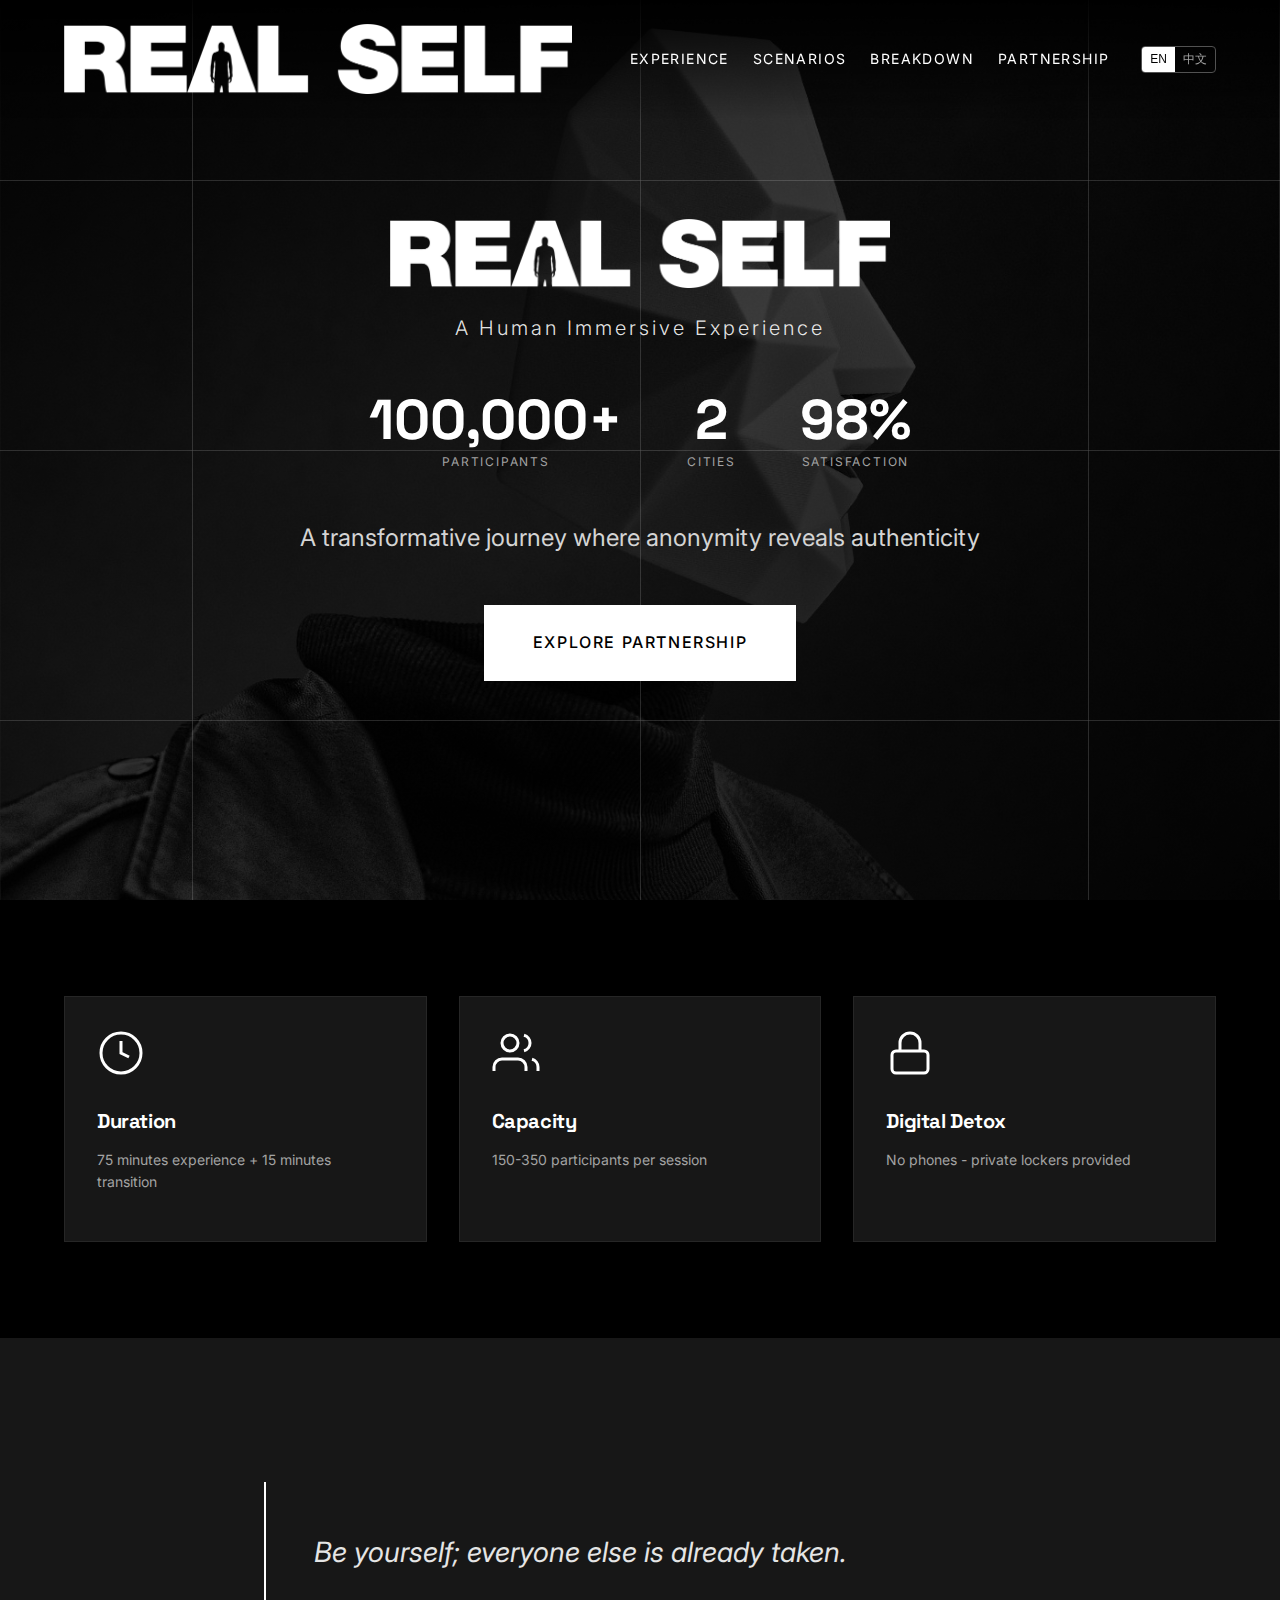
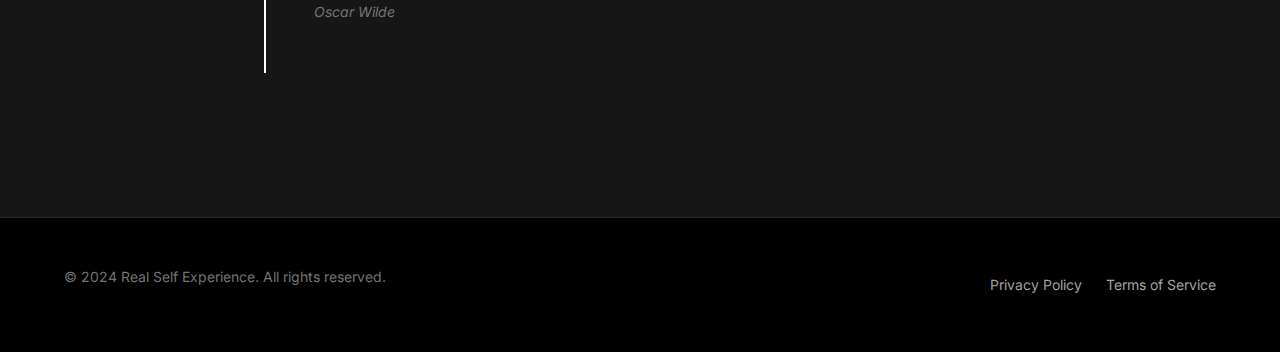
<file: home.html>
<!DOCTYPE html>
<html lang="en">
<head>
    <meta charset="UTF-8">
    <meta name="viewport" content="width=device-width, initial-scale=1.0">
    <meta name="description" content="Real Self - An immersive theatrical experience seeking partnership opportunities in China. 100,000+ participants worldwide.">
    <title>Real Self | China Partnership</title>

    <!-- Fonts -->
    <link rel="preconnect" href="https://fonts.googleapis.com">
    <link rel="preconnect" href="https://fonts.gstatic.com" crossorigin>
    <link href="https://fonts.googleapis.com/css2?family=Inter:wght@300;400;500;600;700&family=Space+Grotesk:wght@400;500;700&display=swap" rel="stylesheet">

    <!-- Styles -->
    <link rel="stylesheet" href="css/styles.css">

    <!-- Favicon -->
    <link rel="icon" type="image/svg+xml" href="data:image/svg+xml,<svg xmlns='http://www.w3.org/2000/svg' viewBox='0 0 100 100'><rect fill='%23000' width='100' height='100'/><text y='.9em' font-size='90' fill='%23fff'>R</text></svg>">
</head>
<body>
    <!-- Header -->
    <header class="header">
        <div class="container">
            <div class="header__inner">
                <a href="home.html" class="logo">
                    <img src="images/logo-black.jpg" alt="Real Self" class="logo__img">
                </a>

                <nav class="nav">
                    <ul class="nav__list">
                        <li><a href="experience.html" class="nav__link">Experience</a></li>
                        <li><a href="scenarios.html" class="nav__link">Scenarios</a></li>
                        <li><a href="investment.html" class="nav__link">Breakdown</a></li>
                        <li><a href="partnership.html" class="nav__link">Partnership</a></li>
                    </ul>

                    <div class="lang-toggle">
                        <button class="lang-toggle__btn active" data-lang="en">EN</button>
                        <button class="lang-toggle__btn" data-lang="zh">中文</button>
                    </div>

                    <button class="menu-toggle" aria-label="Toggle menu">
                        <span></span>
                        <span></span>
                        <span></span>
                    </button>
                </nav>
            </div>
        </div>
    </header>

    <!-- Hero Section -->
    <section class="hero">
        <!-- Background -->
        <div class="hero__bg">
            <img src="images/hero-poster.jpg" alt="Real Self Experience - Person wearing geometric white mask">
        </div>

        <!-- Overlay -->
        <div class="hero__overlay"></div>

        <!-- Geometric Lines Animation -->
        <div class="hero__lines">
            <div class="hero__line hero__line--h" style="top: 20%;"></div>
            <div class="hero__line hero__line--h" style="top: 50%; animation-delay: -3s;"></div>
            <div class="hero__line hero__line--h" style="top: 80%; animation-delay: -6s;"></div>
            <div class="hero__line hero__line--v" style="left: 15%; animation-delay: -2s;"></div>
            <div class="hero__line hero__line--v" style="left: 50%; animation-delay: -5s;"></div>
            <div class="hero__line hero__line--v" style="left: 85%; animation-delay: -8s;"></div>
        </div>

        <!-- Content -->
        <div class="hero__content">
            <div class="hero__logo">
                <img src="images/logo-black.jpg" alt="Real Self">
                <p class="hero__logo-tagline">A Human Immersive Experience</p>
            </div>

            <div class="hero__stats">
                <div class="stat">
                    <div class="stat__number">100,000+</div>
                    <div class="stat__label" data-i18n="hero.stats.participants">Participants</div>
                </div>
                <div class="stat">
                    <div class="stat__number">2</div>
                    <div class="stat__label" data-i18n="hero.stats.cities">Cities</div>
                </div>
                <div class="stat">
                    <div class="stat__number">98%</div>
                    <div class="stat__label" data-i18n="hero.stats.satisfaction">Satisfaction</div>
                </div>
            </div>

            <p class="hero__tagline" data-i18n="hero.tagline">
                A transformative journey where anonymity reveals authenticity
            </p>

            <a href="partnership.html" class="btn btn--primary btn--large" data-i18n="hero.cta">
                Explore Partnership
            </a>
        </div>
    </section>

    <!-- Quick Overview Section -->
    <section class="section">
        <div class="container">
            <div class="grid grid--3">
                <div class="card fade-on-scroll">
                    <svg class="card__icon" viewBox="0 0 24 24" fill="none" stroke="currentColor" stroke-width="1.5">
                        <circle cx="12" cy="12" r="10"/>
                        <path d="M12 6v6l4 2"/>
                    </svg>
                    <h3 class="card__title" data-i18n="experience.features.duration.title">Duration</h3>
                    <p class="card__text" data-i18n="experience.features.duration.desc">75 minutes experience + 15 minutes transition</p>
                </div>

                <div class="card fade-on-scroll" style="animation-delay: 0.1s;">
                    <svg class="card__icon" viewBox="0 0 24 24" fill="none" stroke="currentColor" stroke-width="1.5">
                        <path d="M17 21v-2a4 4 0 0 0-4-4H5a4 4 0 0 0-4 4v2"/>
                        <circle cx="9" cy="7" r="4"/>
                        <path d="M23 21v-2a4 4 0 0 0-3-3.87"/>
                        <path d="M16 3.13a4 4 0 0 1 0 7.75"/>
                    </svg>
                    <h3 class="card__title" data-i18n="experience.features.capacity.title">Capacity</h3>
                    <p class="card__text" data-i18n="experience.features.capacity.desc">150-350 participants per session</p>
                </div>

                <div class="card fade-on-scroll" style="animation-delay: 0.2s;">
                    <svg class="card__icon" viewBox="0 0 24 24" fill="none" stroke="currentColor" stroke-width="1.5">
                        <rect x="3" y="11" width="18" height="11" rx="2" ry="2"/>
                        <path d="M7 11V7a5 5 0 0 1 10 0v4"/>
                    </svg>
                    <h3 class="card__title" data-i18n="experience.features.phones.title">Digital Detox</h3>
                    <p class="card__text" data-i18n="experience.features.phones.desc">No phones - private lockers provided</p>
                </div>
            </div>
        </div>
    </section>

    <!-- Quote Section -->
    <section class="section section--dark">
        <div class="container container--narrow">
            <blockquote class="quote fade-on-scroll">
                <p class="quote__text" data-i18n="experience.quote.text">"Be yourself; everyone else is already taken."</p>
                <cite class="quote__author" data-i18n="experience.quote.author">Oscar Wilde</cite>
            </blockquote>
        </div>
    </section>

        <!-- Footer -->
    <footer class="footer">
        <div class="container">
            <div class="footer__inner">
                <p class="footer__text">
                    &copy; 2024 <span data-i18n="footer.copyright">Real Self Experience. All rights reserved.</span>
                </p>
                <div class="footer__links">
                    <a href="#" class="footer__link" data-i18n="footer.links.privacy">Privacy Policy</a>
                    <a href="#" class="footer__link" data-i18n="footer.links.terms">Terms of Service</a>
                </div>
            </div>
        </div>
    </footer>

    <!-- Scripts -->
    <script src="js/main.js"></script>
</body>
</html>
</file>
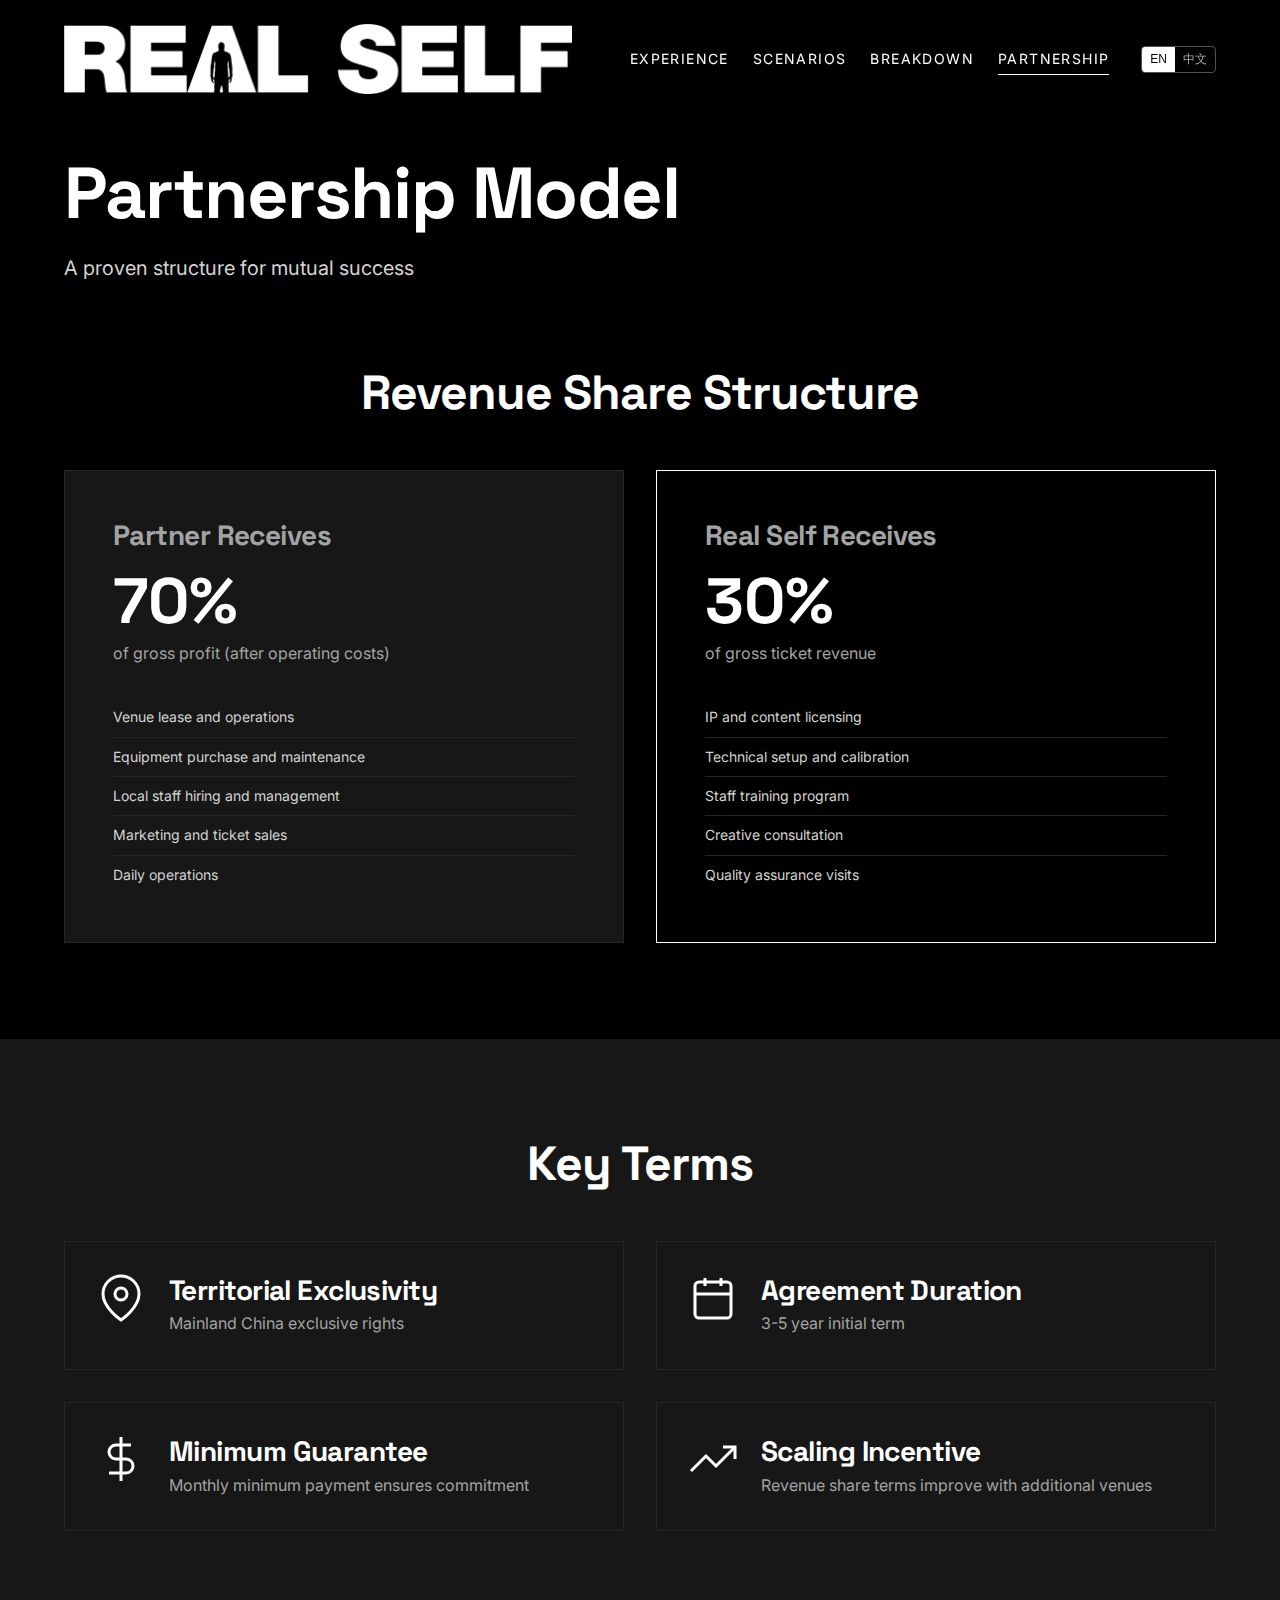
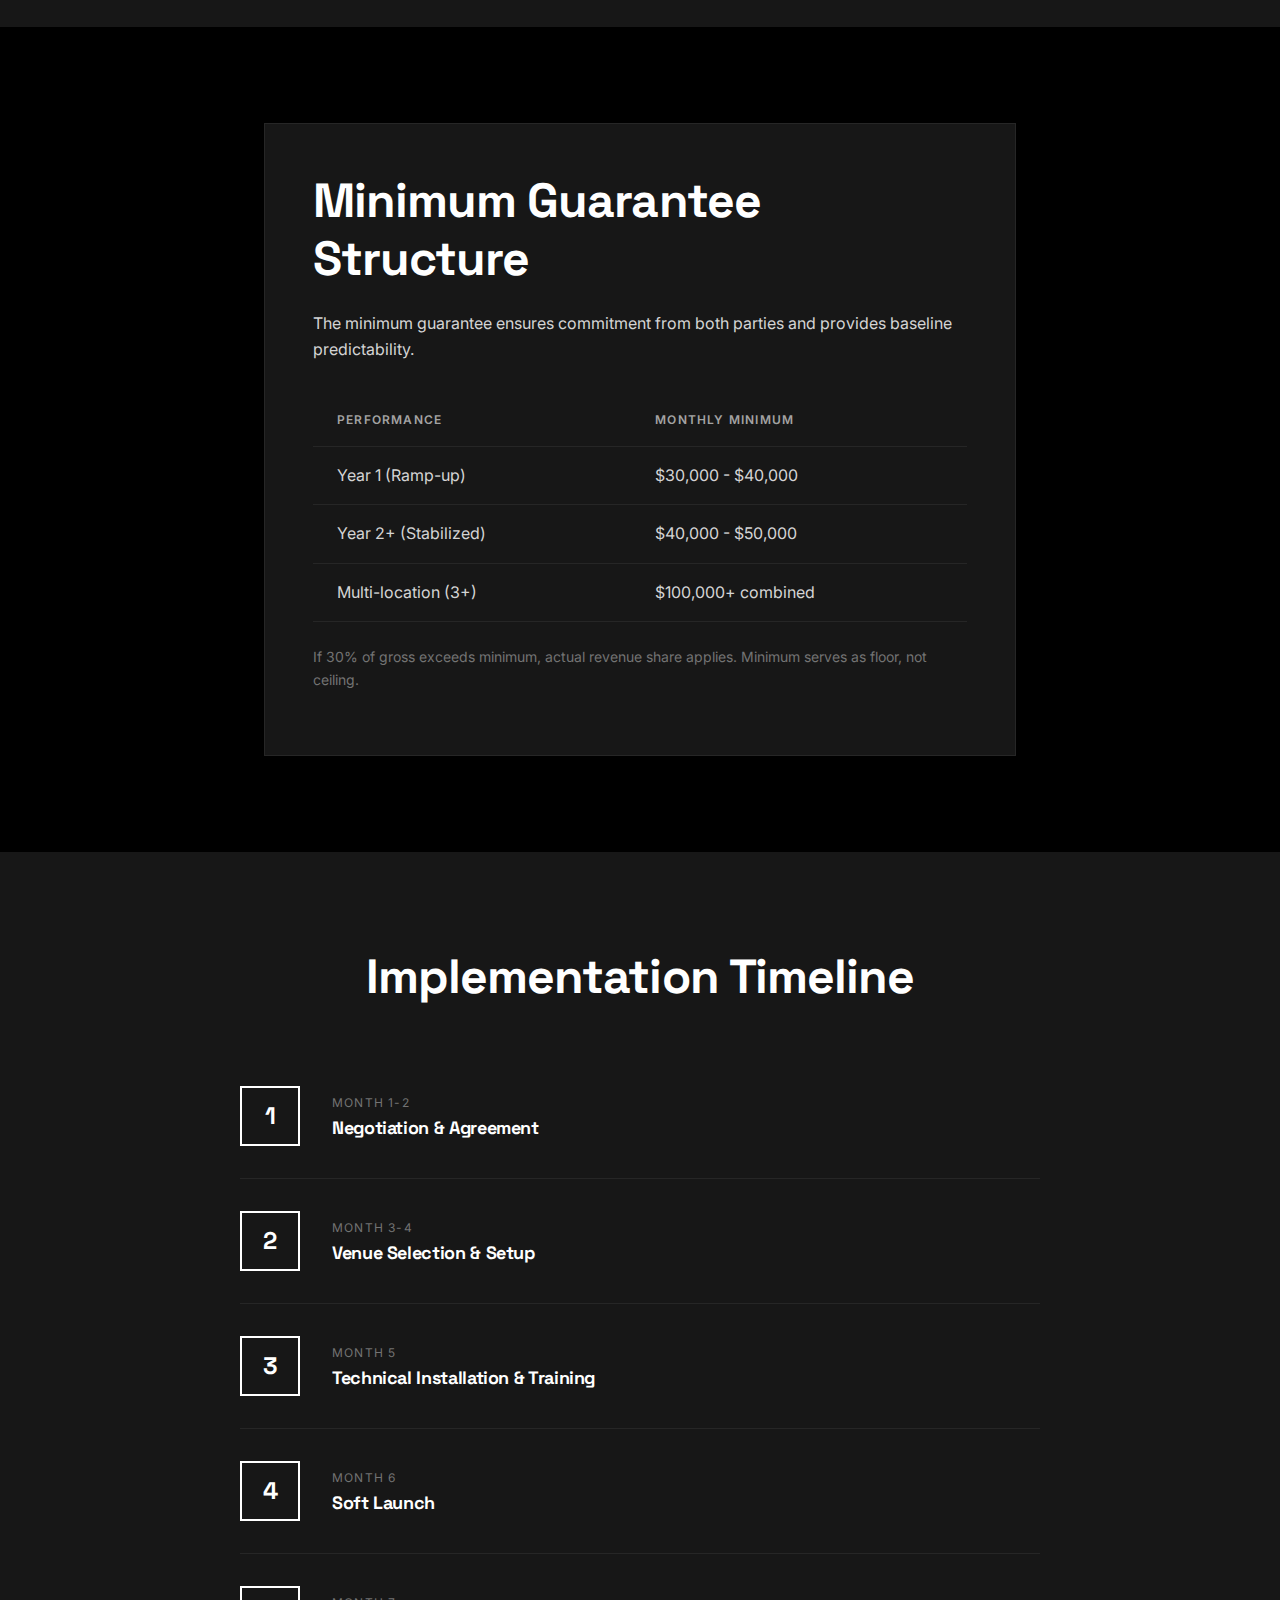
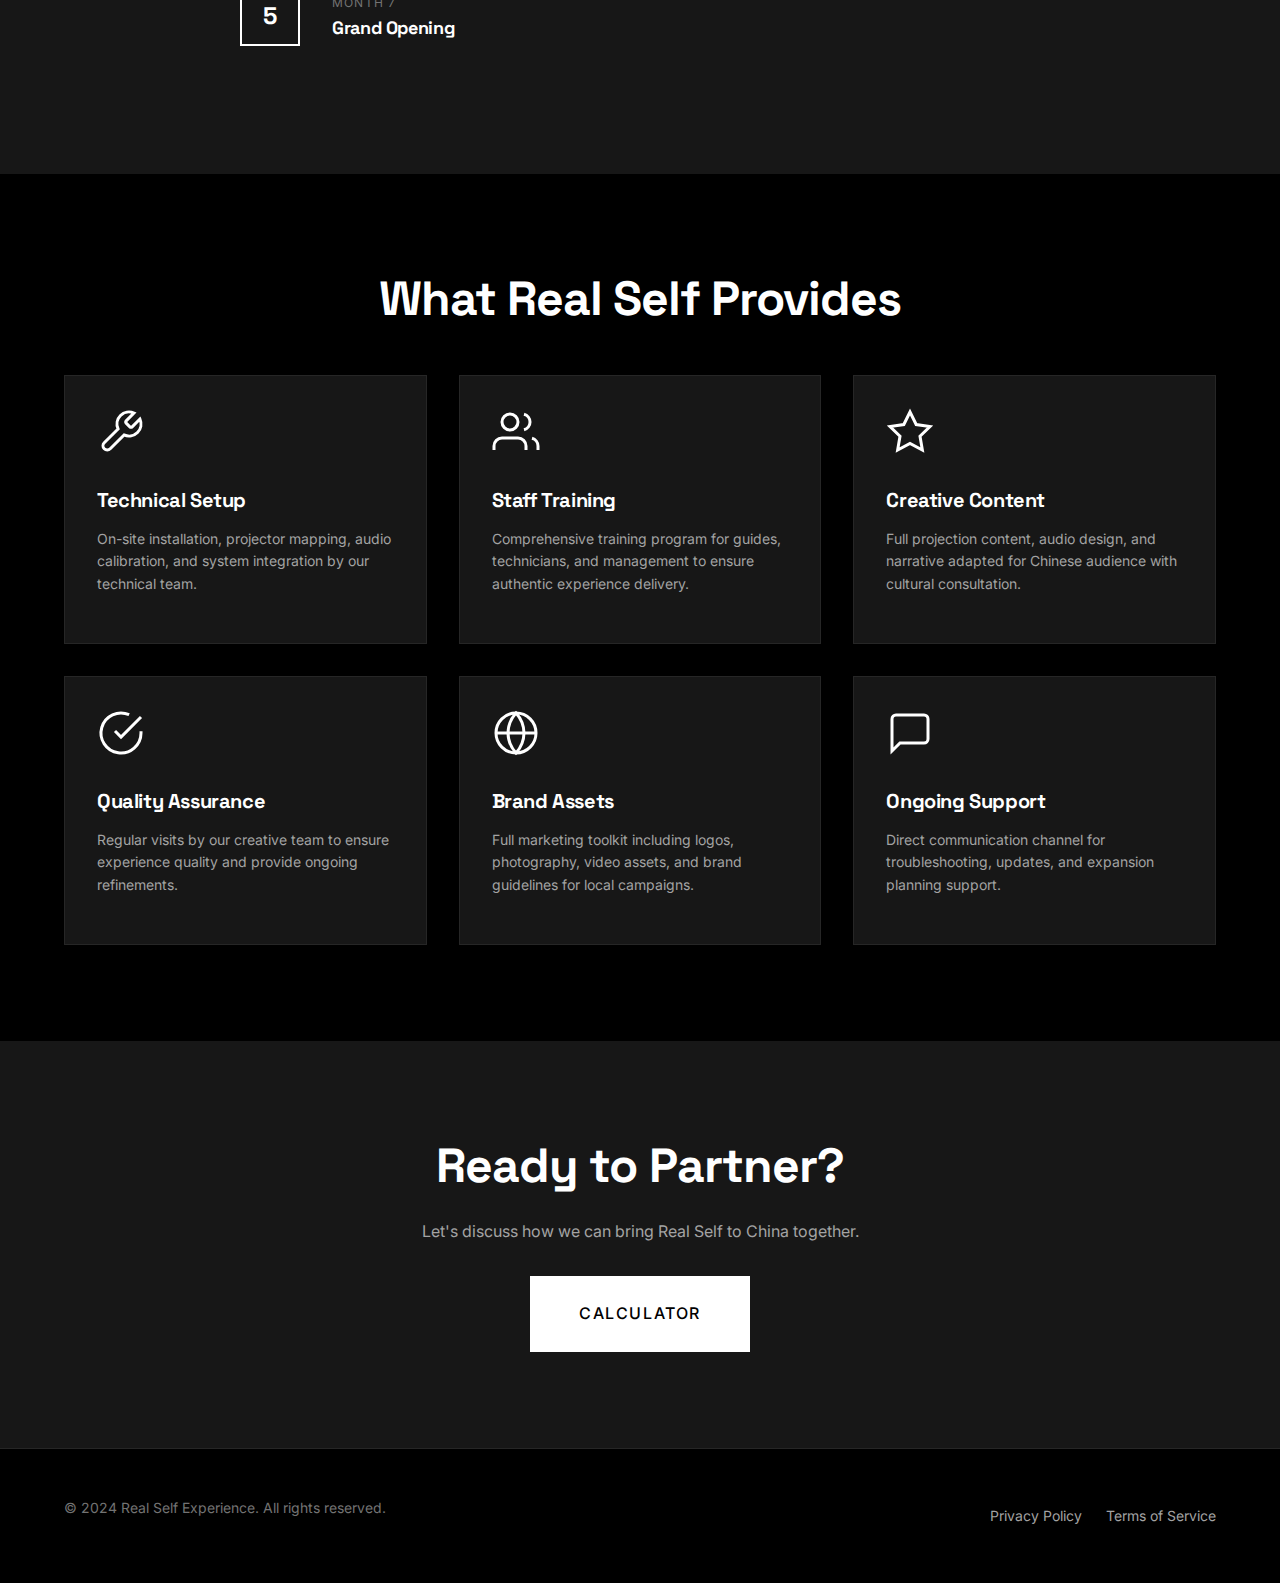
<file: partnership.html>
<!DOCTYPE html>
<html lang="en">
<head>
    <meta charset="UTF-8">
    <meta name="viewport" content="width=device-width, initial-scale=1.0">
    <meta name="description" content="Partnership model for Real Self in China - revenue share structure, key terms, and implementation timeline.">
    <title>Partnership Model | Real Self</title>

    <!-- Fonts -->
    <link rel="preconnect" href="https://fonts.googleapis.com">
    <link rel="preconnect" href="https://fonts.gstatic.com" crossorigin>
    <link href="https://fonts.googleapis.com/css2?family=Inter:wght@300;400;500;600;700&family=Space+Grotesk:wght@400;500;700&display=swap" rel="stylesheet">

    <!-- Styles -->
    <link rel="stylesheet" href="css/styles.css">

    <!-- Favicon -->
    <link rel="icon" type="image/svg+xml" href="data:image/svg+xml,<svg xmlns='http://www.w3.org/2000/svg' viewBox='0 0 100 100'><rect fill='%23000' width='100' height='100'/><text y='.9em' font-size='90' fill='%23fff'>R</text></svg>">

    <style>
        .split-card {
            display: grid;
            grid-template-columns: 1fr 1fr;
            gap: var(--spacing-xl);
        }

        .split-card__side {
            padding: var(--spacing-2xl);
            border: 1px solid var(--color-gray-800);
        }

        .split-card__side--partner {
            background: var(--color-gray-900);
        }

        .split-card__side--realself {
            background: var(--color-black);
            border-color: var(--color-white);
        }

        .split-card__percentage {
            font-family: var(--font-display);
            font-size: 4rem;
            font-weight: 700;
            line-height: 1;
            margin-bottom: var(--spacing-sm);
        }

        .split-card__desc {
            color: var(--color-gray-400);
            margin-bottom: var(--spacing-xl);
        }

        .split-card__list {
            list-style: none;
        }

        .split-card__list li {
            padding: var(--spacing-sm) 0;
            border-bottom: 1px solid var(--color-gray-800);
            color: var(--color-gray-300);
            font-size: 0.875rem;
        }

        .split-card__list li:last-child {
            border-bottom: none;
        }

        @media (max-width: 768px) {
            .split-card {
                grid-template-columns: 1fr;
            }
        }

        .term-card {
            display: flex;
            gap: var(--spacing-lg);
            align-items: flex-start;
            padding: var(--spacing-xl);
            background: var(--color-gray-900);
            border: 1px solid var(--color-gray-800);
        }

        .term-card__icon {
            width: 48px;
            height: 48px;
            flex-shrink: 0;
            color: var(--color-white);
        }

        .term-card__content h3 {
            margin-bottom: var(--spacing-xs);
        }

        .term-card__content p {
            color: var(--color-gray-400);
            margin: 0;
        }

        .phase {
            display: flex;
            align-items: center;
            gap: var(--spacing-xl);
            padding: var(--spacing-xl) 0;
            border-bottom: 1px solid var(--color-gray-800);
        }

        .phase:last-child {
            border-bottom: none;
        }

        .phase__number {
            width: 60px;
            height: 60px;
            border: 2px solid var(--color-white);
            display: flex;
            align-items: center;
            justify-content: center;
            font-family: var(--font-display);
            font-size: 1.5rem;
            font-weight: 700;
            flex-shrink: 0;
        }

        .phase__content {
            flex: 1;
        }

        .phase__duration {
            font-size: 0.75rem;
            text-transform: uppercase;
            letter-spacing: 0.1em;
            color: var(--color-gray-500);
            margin-bottom: var(--spacing-xs);
        }

        .phase__title {
            font-size: 1.125rem;
            margin-bottom: 0;
        }
    </style>
</head>
<body>
    <!-- Header -->
    <header class="header">
        <div class="container">
            <div class="header__inner">
                <a href="home.html" class="logo"><img src="images/logo-black.jpg" alt="Real Self" class="logo__img"></a>

                <nav class="nav">
                    <ul class="nav__list">
                        <li><a href="experience.html" class="nav__link">Experience</a></li>
                        <li><a href="scenarios.html" class="nav__link">Scenarios</a></li>
                        <li><a href="investment.html" class="nav__link">Breakdown</a></li>
                        <li><a href="partnership.html" class="nav__link" data-i18n="nav.partnership">Partnership</a></li>
                    </ul>

                    <div class="lang-toggle">
                        <button class="lang-toggle__btn active" data-lang="en">EN</button>
                        <button class="lang-toggle__btn" data-lang="zh">中文</button>
                    </div>

                    <button class="menu-toggle" aria-label="Toggle menu">
                        <span></span>
                        <span></span>
                        <span></span>
                    </button>
                </nav>
            </div>
        </div>
    </header>

    <!-- Page Header -->
    <section class="section" style="padding-top: 150px; padding-bottom: var(--spacing-xl);">
        <div class="container">
            <h1 class="mb-md" data-i18n="partnership.title">Partnership Model</h1>
            <p class="hero__tagline" style="font-size: 1.25rem;" data-i18n="partnership.subtitle">A proven structure for mutual success</p>
        </div>
    </section>

    <!-- Revenue Share Structure -->
    <section class="section" style="padding-top: 0;">
        <div class="container">
            <h2 class="text-center mb-2xl" data-i18n="partnership.structure.title">Revenue Share Structure</h2>

            <div class="split-card">
                <div class="split-card__side split-card__side--partner">
                    <h3 style="color: var(--color-gray-400); margin-bottom: var(--spacing-md);" data-i18n="partnership.structure.partner.title">Partner Receives</h3>
                    <div class="split-card__percentage" data-i18n="partnership.structure.partner.percentage">70%</div>
                    <p class="split-card__desc" data-i18n="partnership.structure.partner.desc">of gross profit (after operating costs)</p>

                    <ul class="split-card__list">
                        <li>Venue lease and operations</li>
                        <li>Equipment purchase and maintenance</li>
                        <li>Local staff hiring and management</li>
                        <li>Marketing and ticket sales</li>
                        <li>Daily operations</li>
                    </ul>
                </div>

                <div class="split-card__side split-card__side--realself">
                    <h3 style="color: var(--color-gray-400); margin-bottom: var(--spacing-md);" data-i18n="partnership.structure.realself.title">Real Self Receives</h3>
                    <div class="split-card__percentage" data-i18n="partnership.structure.realself.percentage">30%</div>
                    <p class="split-card__desc" data-i18n="partnership.structure.realself.desc">of gross ticket revenue</p>

                    <ul class="split-card__list">
                        <li>IP and content licensing</li>
                        <li>Technical setup and calibration</li>
                        <li>Staff training program</li>
                        <li>Creative consultation</li>
                        <li>Quality assurance visits</li>
                    </ul>
                </div>
            </div>
        </div>
    </section>

    <!-- Key Terms -->
    <section class="section section--dark">
        <div class="container">
            <h2 class="text-center mb-2xl" data-i18n="partnership.terms.title">Key Terms</h2>

            <div class="grid grid--2">
                <div class="term-card">
                    <svg class="term-card__icon" viewBox="0 0 24 24" fill="none" stroke="currentColor" stroke-width="1.5">
                        <path d="M21 10c0 7-9 13-9 13s-9-6-9-13a9 9 0 0 1 18 0z"/>
                        <circle cx="12" cy="10" r="3"/>
                    </svg>
                    <div class="term-card__content">
                        <h3 data-i18n="partnership.terms.exclusivity.title">Territorial Exclusivity</h3>
                        <p data-i18n="partnership.terms.exclusivity.desc">Mainland China exclusive rights</p>
                    </div>
                </div>

                <div class="term-card">
                    <svg class="term-card__icon" viewBox="0 0 24 24" fill="none" stroke="currentColor" stroke-width="1.5">
                        <rect x="3" y="4" width="18" height="18" rx="2" ry="2"/>
                        <line x1="16" y1="2" x2="16" y2="6"/>
                        <line x1="8" y1="2" x2="8" y2="6"/>
                        <line x1="3" y1="10" x2="21" y2="10"/>
                    </svg>
                    <div class="term-card__content">
                        <h3 data-i18n="partnership.terms.duration.title">Agreement Duration</h3>
                        <p data-i18n="partnership.terms.duration.desc">3-5 year initial term</p>
                    </div>
                </div>

                <div class="term-card">
                    <svg class="term-card__icon" viewBox="0 0 24 24" fill="none" stroke="currentColor" stroke-width="1.5">
                        <line x1="12" y1="1" x2="12" y2="23"/>
                        <path d="M17 5H9.5a3.5 3.5 0 0 0 0 7h5a3.5 3.5 0 0 1 0 7H6"/>
                    </svg>
                    <div class="term-card__content">
                        <h3 data-i18n="partnership.terms.minimum.title">Minimum Guarantee</h3>
                        <p data-i18n="partnership.terms.minimum.desc">Monthly minimum payment ensures commitment</p>
                    </div>
                </div>

                <div class="term-card">
                    <svg class="term-card__icon" viewBox="0 0 24 24" fill="none" stroke="currentColor" stroke-width="1.5">
                        <polyline points="23 6 13.5 15.5 8.5 10.5 1 18"/>
                        <polyline points="17 6 23 6 23 12"/>
                    </svg>
                    <div class="term-card__content">
                        <h3 data-i18n="partnership.terms.scaling.title">Scaling Incentive</h3>
                        <p data-i18n="partnership.terms.scaling.desc">Revenue share increases with additional venues</p>
                    </div>
                </div>
            </div>
        </div>
    </section>

    <!-- Minimum Guarantee -->
    <section class="section">
        <div class="container container--narrow">
            <div class="card" style="padding: var(--spacing-2xl);">
                <h2 class="mb-lg">Minimum Guarantee Structure</h2>
                <p style="color: var(--color-gray-300); margin-bottom: var(--spacing-xl);">
                    The minimum guarantee ensures commitment from both parties and provides baseline predictability.
                </p>

                <div class="table-wrapper" style="margin: 0;">
                    <table>
                        <thead>
                            <tr>
                                <th>Performance</th>
                                <th>Monthly Minimum</th>
                            </tr>
                        </thead>
                        <tbody>
                            <tr>
                                <td>Year 1 (Ramp-up)</td>
                                <td>$30,000 - $40,000</td>
                            </tr>
                            <tr>
                                <td>Year 2+ (Stabilized)</td>
                                <td>$40,000 - $50,000</td>
                            </tr>
                            <tr>
                                <td>Multi-location (3+)</td>
                                <td>$100,000+ combined</td>
                            </tr>
                        </tbody>
                    </table>
                </div>

                <p class="mt-lg" style="color: var(--color-gray-500); font-size: 0.875rem;">
                    If 30% of gross exceeds minimum, actual revenue share applies. Minimum serves as floor, not ceiling.
                </p>
            </div>
        </div>
    </section>

    <!-- Implementation Timeline -->
    <section class="section section--dark">
        <div class="container">
            <h2 class="text-center mb-2xl" data-i18n="partnership.timeline.title">Implementation Timeline</h2>

            <div class="container--narrow" style="margin: 0 auto;">
                <div class="phase">
                    <div class="phase__number">1</div>
                    <div class="phase__content">
                        <div class="phase__duration" data-i18n="partnership.timeline.phases.negotiation.duration">Month 1-2</div>
                        <h3 class="phase__title" data-i18n="partnership.timeline.phases.negotiation.title">Negotiation & Agreement</h3>
                    </div>
                </div>

                <div class="phase">
                    <div class="phase__number">2</div>
                    <div class="phase__content">
                        <div class="phase__duration" data-i18n="partnership.timeline.phases.setup.duration">Month 3-4</div>
                        <h3 class="phase__title" data-i18n="partnership.timeline.phases.setup.title">Venue Selection & Setup</h3>
                    </div>
                </div>

                <div class="phase">
                    <div class="phase__number">3</div>
                    <div class="phase__content">
                        <div class="phase__duration" data-i18n="partnership.timeline.phases.training.duration">Month 5</div>
                        <h3 class="phase__title" data-i18n="partnership.timeline.phases.training.title">Technical Installation & Training</h3>
                    </div>
                </div>

                <div class="phase">
                    <div class="phase__number">4</div>
                    <div class="phase__content">
                        <div class="phase__duration" data-i18n="partnership.timeline.phases.soft.duration">Month 6</div>
                        <h3 class="phase__title" data-i18n="partnership.timeline.phases.soft.title">Soft Launch</h3>
                    </div>
                </div>

                <div class="phase">
                    <div class="phase__number">5</div>
                    <div class="phase__content">
                        <div class="phase__duration" data-i18n="partnership.timeline.phases.grand.duration">Month 7</div>
                        <h3 class="phase__title" data-i18n="partnership.timeline.phases.grand.title">Grand Opening</h3>
                    </div>
                </div>
            </div>
        </div>
    </section>

    <!-- What We Provide -->
    <section class="section">
        <div class="container">
            <h2 class="text-center mb-2xl">What Real Self Provides</h2>

            <div class="grid grid--3">
                <div class="card">
                    <svg class="card__icon" viewBox="0 0 24 24" fill="none" stroke="currentColor" stroke-width="1.5">
                        <path d="M14.7 6.3a1 1 0 0 0 0 1.4l1.6 1.6a1 1 0 0 0 1.4 0l3.77-3.77a6 6 0 0 1-7.94 7.94l-6.91 6.91a2.12 2.12 0 0 1-3-3l6.91-6.91a6 6 0 0 1 7.94-7.94l-3.76 3.76z"/>
                    </svg>
                    <h3 class="card__title">Technical Setup</h3>
                    <p class="card__text">On-site installation, projector mapping, audio calibration, and system integration by our technical team.</p>
                </div>

                <div class="card">
                    <svg class="card__icon" viewBox="0 0 24 24" fill="none" stroke="currentColor" stroke-width="1.5">
                        <path d="M17 21v-2a4 4 0 0 0-4-4H5a4 4 0 0 0-4 4v2"/>
                        <circle cx="9" cy="7" r="4"/>
                        <path d="M23 21v-2a4 4 0 0 0-3-3.87"/>
                        <path d="M16 3.13a4 4 0 0 1 0 7.75"/>
                    </svg>
                    <h3 class="card__title">Staff Training</h3>
                    <p class="card__text">Comprehensive training program for guides, technicians, and management to ensure authentic experience delivery.</p>
                </div>

                <div class="card">
                    <svg class="card__icon" viewBox="0 0 24 24" fill="none" stroke="currentColor" stroke-width="1.5">
                        <polygon points="12 2 15.09 8.26 22 9.27 17 14.14 18.18 21.02 12 17.77 5.82 21.02 7 14.14 2 9.27 8.91 8.26 12 2"/>
                    </svg>
                    <h3 class="card__title">Creative Content</h3>
                    <p class="card__text">Full projection content, audio design, and narrative adapted for Chinese audience with cultural consultation.</p>
                </div>

                <div class="card">
                    <svg class="card__icon" viewBox="0 0 24 24" fill="none" stroke="currentColor" stroke-width="1.5">
                        <path d="M22 11.08V12a10 10 0 1 1-5.93-9.14"/>
                        <polyline points="22 4 12 14.01 9 11.01"/>
                    </svg>
                    <h3 class="card__title">Quality Assurance</h3>
                    <p class="card__text">Regular visits by our creative team to ensure experience quality and provide ongoing refinements.</p>
                </div>

                <div class="card">
                    <svg class="card__icon" viewBox="0 0 24 24" fill="none" stroke="currentColor" stroke-width="1.5">
                        <circle cx="12" cy="12" r="10"/>
                        <line x1="2" y1="12" x2="22" y2="12"/>
                        <path d="M12 2a15.3 15.3 0 0 1 4 10 15.3 15.3 0 0 1-4 10 15.3 15.3 0 0 1-4-10 15.3 15.3 0 0 1 4-10z"/>
                    </svg>
                    <h3 class="card__title">Brand Assets</h3>
                    <p class="card__text">Full marketing toolkit including logos, photography, video assets, and brand guidelines for local campaigns.</p>
                </div>

                <div class="card">
                    <svg class="card__icon" viewBox="0 0 24 24" fill="none" stroke="currentColor" stroke-width="1.5">
                        <path d="M21 15a2 2 0 0 1-2 2H7l-4 4V5a2 2 0 0 1 2-2h14a2 2 0 0 1 2 2z"/>
                    </svg>
                    <h3 class="card__title">Ongoing Support</h3>
                    <p class="card__text">Direct communication channel for troubleshooting, updates, and expansion planning support.</p>
                </div>
            </div>
        </div>
    </section>

    <!-- CTA -->
    <section class="section section--dark">
        <div class="container text-center">
            <h2 class="mb-lg">Ready to Partner?</h2>
            <p class="mb-xl" style="max-width: 600px; margin-left: auto; margin-right: auto; color: var(--color-gray-400);">
                Let's discuss how we can bring Real Self to China together.
            </p>
            <a href="scenarios.html" class="btn btn--primary btn--large" data-i18n="nav.scenarios">Scenarios</a>
        </div>
    </section>

    <!-- Footer -->
    <footer class="footer">
        <div class="container">
            <div class="footer__inner">
                <p class="footer__text">
                    &copy; 2024 <span data-i18n="footer.copyright">Real Self Experience. All rights reserved.</span>
                </p>
                <div class="footer__links">
                    <a href="#" class="footer__link" data-i18n="footer.links.privacy">Privacy Policy</a>
                    <a href="#" class="footer__link" data-i18n="footer.links.terms">Terms of Service</a>
                </div>
            </div>
        </div>
    </footer>

    <!-- Scripts -->
    <script src="js/main.js"></script>
</body>
</html>
</file>
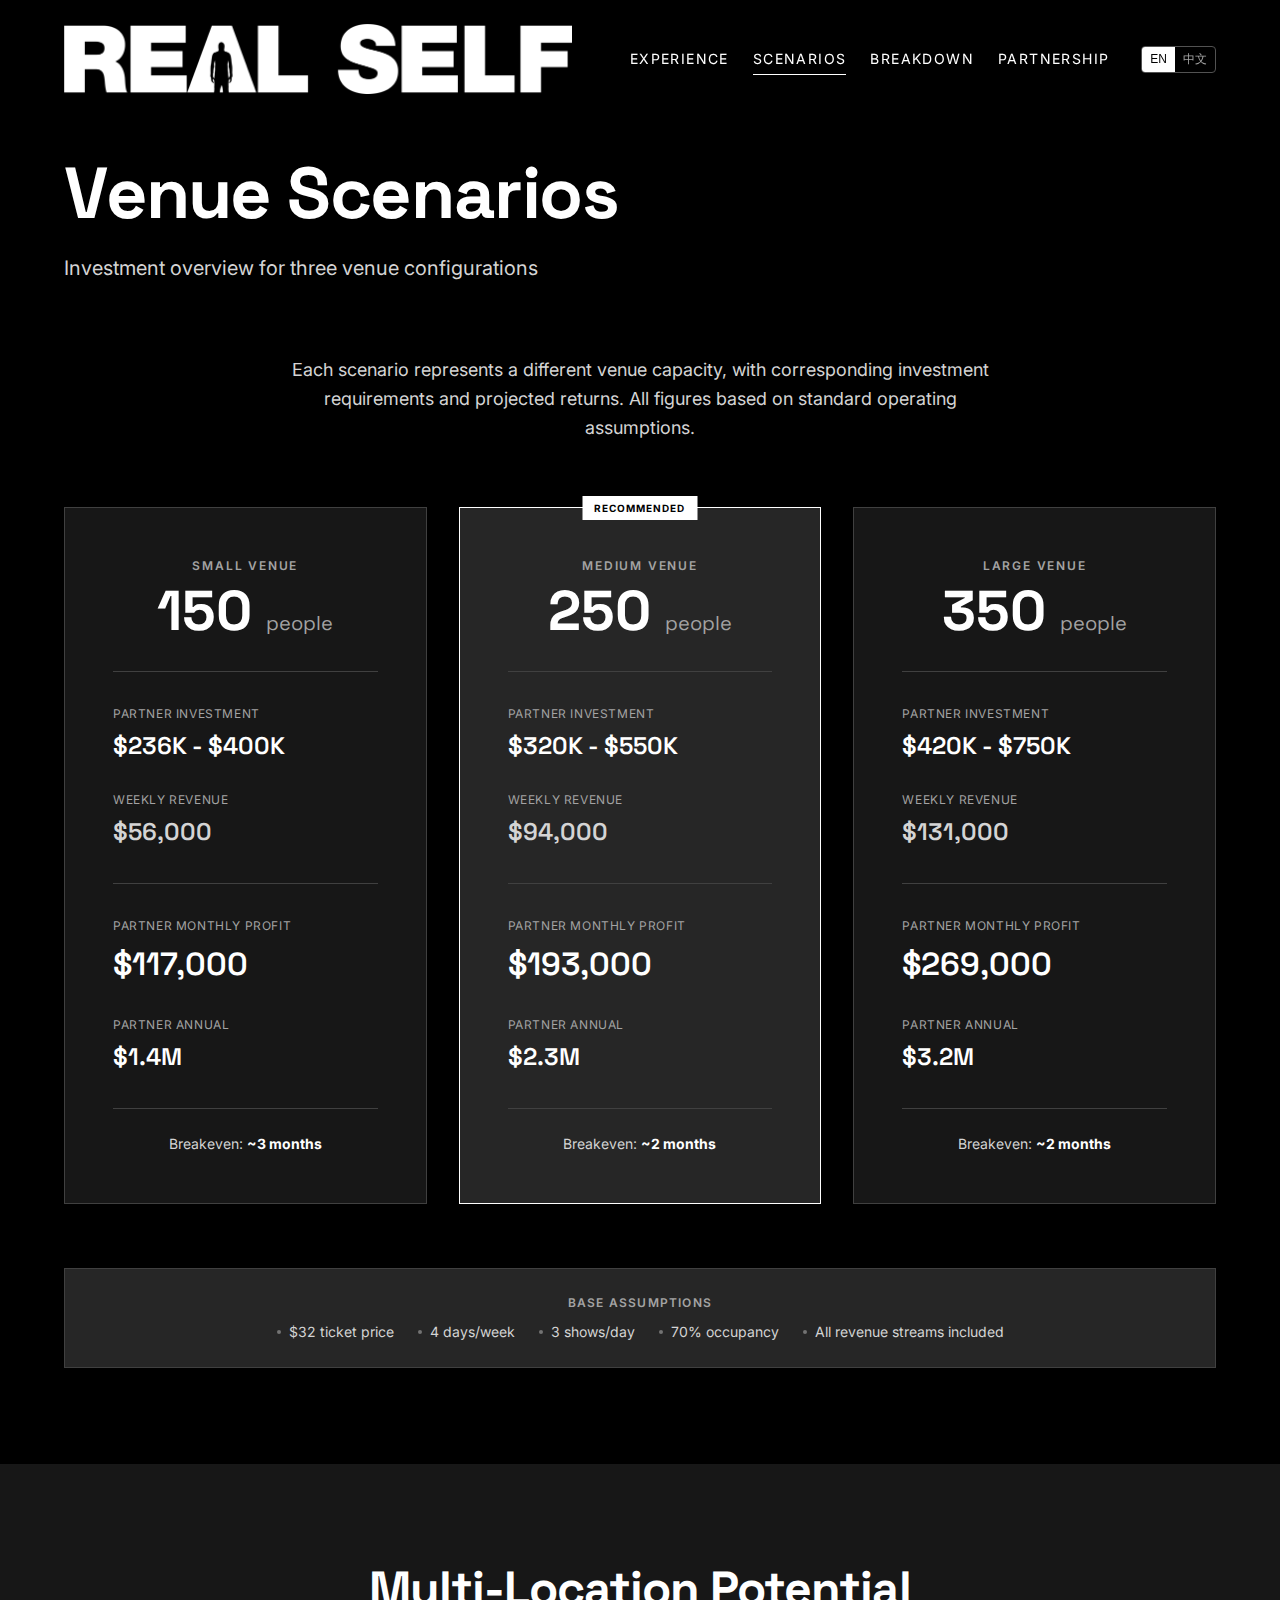
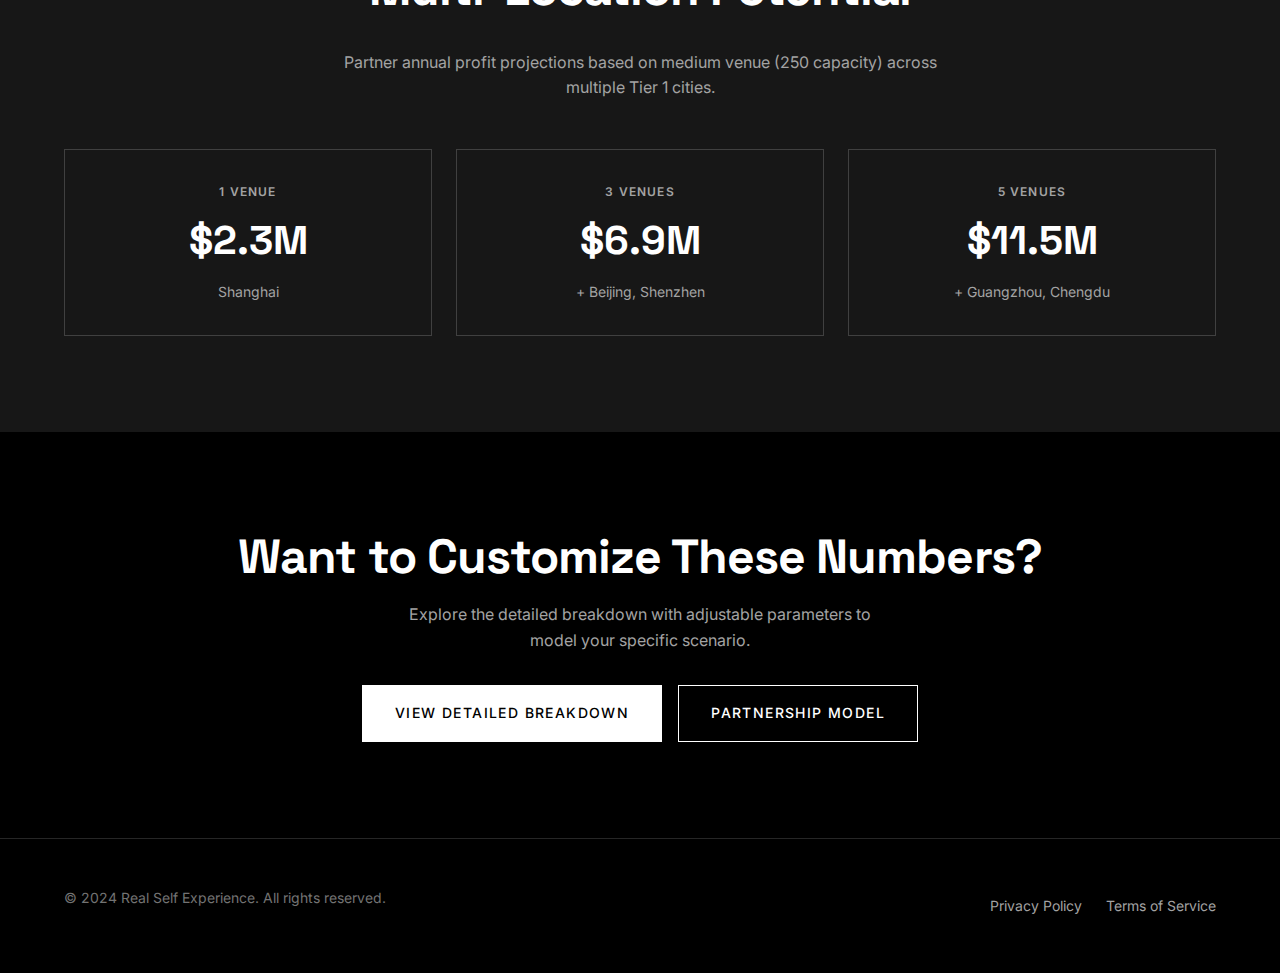
<file: scenarios.html>
<!DOCTYPE html>
<html lang="en">
<head>
    <meta charset="UTF-8">
    <meta name="viewport" content="width=device-width, initial-scale=1.0">
    <meta name="description" content="Real Self venue scenarios - Compare investment and returns across three venue configurations.">
    <title>Scenarios | Real Self</title>

    <!-- Fonts -->
    <link rel="preconnect" href="https://fonts.googleapis.com">
    <link rel="preconnect" href="https://fonts.gstatic.com" crossorigin>
    <link href="https://fonts.googleapis.com/css2?family=Inter:wght@300;400;500;600;700&family=Space+Grotesk:wght@400;500;700&display=swap" rel="stylesheet">

    <!-- Styles -->
    <link rel="stylesheet" href="css/styles.css">

    <!-- Favicon -->
    <link rel="icon" type="image/svg+xml" href="data:image/svg+xml,<svg xmlns='http://www.w3.org/2000/svg' viewBox='0 0 100 100'><rect fill='%23000' width='100' height='100'/><text y='.9em' font-size='90' fill='%23fff'>R</text></svg>">

    <style>
        .scenario-grid {
            display: grid;
            grid-template-columns: repeat(3, 1fr);
            gap: var(--spacing-xl);
            margin-top: var(--spacing-2xl);
        }

        @media (max-width: 900px) {
            .scenario-grid {
                grid-template-columns: 1fr;
            }
        }

        .scenario-card {
            background: var(--color-gray-900);
            border: 1px solid var(--color-gray-700);
            padding: var(--spacing-2xl);
            position: relative;
            transition: all 0.3s ease;
        }

        .scenario-card:hover {
            border-color: var(--color-white);
            transform: translateY(-4px);
        }

        .scenario-card--featured {
            border-color: var(--color-white);
            background: var(--color-gray-800);
        }

        .scenario-card--featured::before {
            content: 'RECOMMENDED';
            position: absolute;
            top: 0;
            left: 50%;
            transform: translate(-50%, -50%);
            background: var(--color-white);
            color: var(--color-black);
            font-size: 0.625rem;
            font-weight: 700;
            letter-spacing: 0.1em;
            padding: 0.25rem 0.75rem;
        }

        .scenario-card__header {
            text-align: center;
            padding-bottom: var(--spacing-xl);
            border-bottom: 1px solid var(--color-gray-700);
            margin-bottom: var(--spacing-xl);
        }

        .scenario-card__size {
            font-size: 0.75rem;
            font-weight: 600;
            letter-spacing: 0.15em;
            text-transform: uppercase;
            color: var(--color-gray-400);
            margin-bottom: var(--spacing-sm);
        }

        .scenario-card__capacity {
            font-family: var(--font-display);
            font-size: 3.5rem;
            font-weight: 700;
            line-height: 1;
        }

        .scenario-card__capacity span {
            font-size: 1.25rem;
            font-weight: 400;
            color: var(--color-gray-400);
        }

        .scenario-card__metric {
            margin-bottom: var(--spacing-lg);
        }

        .scenario-card__metric:last-child {
            margin-bottom: 0;
        }

        .scenario-card__label {
            font-size: 0.75rem;
            color: var(--color-gray-400);
            text-transform: uppercase;
            letter-spacing: 0.05em;
            margin-bottom: var(--spacing-xs);
        }

        .scenario-card__value {
            font-family: var(--font-display);
            font-size: 1.5rem;
            font-weight: 600;
        }

        .scenario-card__value--highlight {
            color: var(--color-white);
            font-size: 2rem;
        }

        .scenario-card__value--muted {
            color: var(--color-gray-300);
        }

        .scenario-card__divider {
            height: 1px;
            background: var(--color-gray-700);
            margin: var(--spacing-xl) 0;
        }

        .scenario-card__footer {
            text-align: center;
            padding-top: var(--spacing-lg);
            border-top: 1px solid var(--color-gray-700);
            margin-top: var(--spacing-xl);
        }

        .scenario-card__breakeven {
            font-size: 0.875rem;
            color: var(--color-gray-300);
        }

        .scenario-card__breakeven strong {
            color: var(--color-white);
        }

        /* Summary Stats */
        .summary-intro {
            max-width: 700px;
            margin: 0 auto var(--spacing-3xl);
            text-align: center;
        }

        .summary-intro p {
            font-size: 1.125rem;
            color: var(--color-gray-300);
        }

        /* Assumptions banner */
        .assumptions-banner {
            background: var(--color-gray-800);
            border: 1px solid var(--color-gray-700);
            padding: var(--spacing-lg) var(--spacing-xl);
            margin-top: var(--spacing-3xl);
            text-align: center;
        }

        .assumptions-banner__title {
            font-size: 0.75rem;
            font-weight: 600;
            letter-spacing: 0.1em;
            text-transform: uppercase;
            color: var(--color-gray-400);
            margin-bottom: var(--spacing-sm);
        }

        .assumptions-banner__list {
            display: flex;
            justify-content: center;
            flex-wrap: wrap;
            gap: var(--spacing-lg);
            color: var(--color-gray-300);
            font-size: 0.875rem;
        }

        .assumptions-banner__list span {
            display: flex;
            align-items: center;
            gap: 0.5rem;
        }

        .assumptions-banner__list span::before {
            content: '';
            width: 4px;
            height: 4px;
            background: var(--color-gray-500);
            border-radius: 50%;
        }

        /* Comparison section */
        .comparison-header {
            display: flex;
            justify-content: space-between;
            align-items: center;
            margin-bottom: var(--spacing-xl);
        }

        .comparison-header h2 {
            margin-bottom: 0;
        }

        /* Scale potential cards */
        .scale-grid {
            display: grid;
            grid-template-columns: repeat(3, 1fr);
            gap: var(--spacing-lg);
        }

        @media (max-width: 768px) {
            .scale-grid {
                grid-template-columns: 1fr;
            }
        }

        .scale-card {
            background: var(--color-gray-900);
            border: 1px solid var(--color-gray-700);
            padding: var(--spacing-xl);
            text-align: center;
        }

        .scale-card__venues {
            font-size: 0.75rem;
            font-weight: 600;
            letter-spacing: 0.1em;
            text-transform: uppercase;
            color: var(--color-gray-400);
            margin-bottom: var(--spacing-sm);
        }

        .scale-card__revenue {
            font-family: var(--font-display);
            font-size: 2.5rem;
            font-weight: 700;
            margin-bottom: var(--spacing-sm);
        }

        .scale-card__cities {
            font-size: 0.875rem;
            color: var(--color-gray-400);
        }
    </style>
</head>
<body>
    <!-- Header -->
    <header class="header">
        <div class="container">
            <div class="header__inner">
                <a href="home.html" class="logo"><img src="images/logo-black.jpg" alt="Real Self" class="logo__img"></a>

                <nav class="nav">
                    <ul class="nav__list">
                        <li><a href="experience.html" class="nav__link">Experience</a></li>
                        <li><a href="scenarios.html" class="nav__link">Scenarios</a></li>
                        <li><a href="investment.html" class="nav__link">Breakdown</a></li>
                        <li><a href="partnership.html" class="nav__link">Partnership</a></li>
                    </ul>

                    <div class="lang-toggle">
                        <button class="lang-toggle__btn active" data-lang="en">EN</button>
                        <button class="lang-toggle__btn" data-lang="zh">中文</button>
                    </div>

                    <button class="menu-toggle" aria-label="Toggle menu">
                        <span></span>
                        <span></span>
                        <span></span>
                    </button>
                </nav>
            </div>
        </div>
    </header>

    <!-- Page Header -->
    <section class="section" style="padding-top: 150px; padding-bottom: var(--spacing-lg);">
        <div class="container">
            <h1 class="mb-md">Venue Scenarios</h1>
            <p class="hero__tagline" style="font-size: 1.25rem;">Investment overview for three venue configurations</p>
        </div>
    </section>

    <!-- Scenarios Summary -->
    <section class="section" style="padding-top: 0;">
        <div class="container">
            <div class="summary-intro">
                <p>Each scenario represents a different venue capacity, with corresponding investment requirements and projected returns. All figures based on standard operating assumptions.</p>
            </div>

            <div class="scenario-grid">
                <!-- Small Venue -->
                <div class="scenario-card">
                    <div class="scenario-card__header">
                        <div class="scenario-card__size">Small Venue</div>
                        <div class="scenario-card__capacity">150 <span>people</span></div>
                    </div>

                    <div class="scenario-card__metric">
                        <div class="scenario-card__label">Partner Investment</div>
                        <div class="scenario-card__value">$236K - $400K</div>
                    </div>

                    <div class="scenario-card__metric">
                        <div class="scenario-card__label">Weekly Revenue</div>
                        <div class="scenario-card__value scenario-card__value--muted">$56,000</div>
                    </div>

                    <div class="scenario-card__divider"></div>

                    <div class="scenario-card__metric">
                        <div class="scenario-card__label">Partner Monthly Profit</div>
                        <div class="scenario-card__value scenario-card__value--highlight">$117,000</div>
                    </div>

                    <div class="scenario-card__metric">
                        <div class="scenario-card__label">Partner Annual</div>
                        <div class="scenario-card__value">$1.4M</div>
                    </div>

                    <div class="scenario-card__footer">
                        <div class="scenario-card__breakeven">Breakeven: <strong>~3 months</strong></div>
                    </div>
                </div>

                <!-- Medium Venue (Featured) -->
                <div class="scenario-card scenario-card--featured">
                    <div class="scenario-card__header">
                        <div class="scenario-card__size">Medium Venue</div>
                        <div class="scenario-card__capacity">250 <span>people</span></div>
                    </div>

                    <div class="scenario-card__metric">
                        <div class="scenario-card__label">Partner Investment</div>
                        <div class="scenario-card__value">$320K - $550K</div>
                    </div>

                    <div class="scenario-card__metric">
                        <div class="scenario-card__label">Weekly Revenue</div>
                        <div class="scenario-card__value scenario-card__value--muted">$94,000</div>
                    </div>

                    <div class="scenario-card__divider"></div>

                    <div class="scenario-card__metric">
                        <div class="scenario-card__label">Partner Monthly Profit</div>
                        <div class="scenario-card__value scenario-card__value--highlight">$193,000</div>
                    </div>

                    <div class="scenario-card__metric">
                        <div class="scenario-card__label">Partner Annual</div>
                        <div class="scenario-card__value">$2.3M</div>
                    </div>

                    <div class="scenario-card__footer">
                        <div class="scenario-card__breakeven">Breakeven: <strong>~2 months</strong></div>
                    </div>
                </div>

                <!-- Large Venue -->
                <div class="scenario-card">
                    <div class="scenario-card__header">
                        <div class="scenario-card__size">Large Venue</div>
                        <div class="scenario-card__capacity">350 <span>people</span></div>
                    </div>

                    <div class="scenario-card__metric">
                        <div class="scenario-card__label">Partner Investment</div>
                        <div class="scenario-card__value">$420K - $750K</div>
                    </div>

                    <div class="scenario-card__metric">
                        <div class="scenario-card__label">Weekly Revenue</div>
                        <div class="scenario-card__value scenario-card__value--muted">$131,000</div>
                    </div>

                    <div class="scenario-card__divider"></div>

                    <div class="scenario-card__metric">
                        <div class="scenario-card__label">Partner Monthly Profit</div>
                        <div class="scenario-card__value scenario-card__value--highlight">$269,000</div>
                    </div>

                    <div class="scenario-card__metric">
                        <div class="scenario-card__label">Partner Annual</div>
                        <div class="scenario-card__value">$3.2M</div>
                    </div>

                    <div class="scenario-card__footer">
                        <div class="scenario-card__breakeven">Breakeven: <strong>~2 months</strong></div>
                    </div>
                </div>
            </div>

            <!-- Assumptions -->
            <div class="assumptions-banner">
                <div class="assumptions-banner__title">Base Assumptions</div>
                <div class="assumptions-banner__list">
                    <span>$32 ticket price</span>
                    <span>4 days/week</span>
                    <span>3 shows/day</span>
                    <span>70% occupancy</span>
                    <span>All revenue streams included</span>
                </div>
            </div>
        </div>
    </section>

    <!-- Scale Potential -->
    <section class="section section--dark">
        <div class="container">
            <h2 class="text-center mb-xl">Multi-Location Potential</h2>
            <p class="text-center mb-2xl" style="color: var(--color-gray-400); max-width: 600px; margin-left: auto; margin-right: auto;">
                Partner annual profit projections based on medium venue (250 capacity) across multiple Tier 1 cities.
            </p>

            <div class="scale-grid">
                <div class="scale-card">
                    <div class="scale-card__venues">1 Venue</div>
                    <div class="scale-card__revenue">$2.3M</div>
                    <div class="scale-card__cities">Shanghai</div>
                </div>
                <div class="scale-card">
                    <div class="scale-card__venues">3 Venues</div>
                    <div class="scale-card__revenue">$6.9M</div>
                    <div class="scale-card__cities">+ Beijing, Shenzhen</div>
                </div>
                <div class="scale-card">
                    <div class="scale-card__venues">5 Venues</div>
                    <div class="scale-card__revenue">$11.5M</div>
                    <div class="scale-card__cities">+ Guangzhou, Chengdu</div>
                </div>
            </div>
        </div>
    </section>

    <!-- CTA -->
    <section class="section">
        <div class="container text-center">
            <h2 class="mb-md">Want to Customize These Numbers?</h2>
            <p class="mb-xl" style="color: var(--color-gray-400); max-width: 500px; margin-left: auto; margin-right: auto;">
                Explore the detailed breakdown with adjustable parameters to model your specific scenario.
            </p>
            <div style="display: flex; gap: 1rem; justify-content: center; flex-wrap: wrap;">
                <a href="investment.html" class="btn btn--primary">View Detailed Breakdown</a>
                <a href="partnership.html" class="btn btn--outline">Partnership Model</a>
            </div>
        </div>
    </section>

    <!-- Footer -->
    <footer class="footer">
        <div class="container">
            <div class="footer__inner">
                <p class="footer__text">
                    &copy; 2024 <span>Real Self Experience. All rights reserved.</span>
                </p>
                <div class="footer__links">
                    <a href="#" class="footer__link">Privacy Policy</a>
                    <a href="#" class="footer__link">Terms of Service</a>
                </div>
            </div>
        </div>
    </footer>

    <!-- Scripts -->
    <script src="js/main.js"></script>
</body>
</html>
</file>
<file: css/styles.css>
/* Real Self China Partnership Microsite
   B&W Futuristic Aesthetic */

/* ========== CSS Variables ========== */
:root {
    --color-black: #000000;
    --color-white: #ffffff;
    --color-gray-100: #f5f5f5;
    --color-gray-200: #e5e5e5;
    --color-gray-300: #d4d4d4;
    --color-gray-400: #a3a3a3;
    --color-gray-500: #737373;
    --color-gray-600: #525252;
    --color-gray-700: #404040;
    --color-gray-800: #262626;
    --color-gray-900: #171717;

    --font-primary: 'Inter', -apple-system, BlinkMacSystemFont, 'Segoe UI', sans-serif;
    --font-display: 'Space Grotesk', var(--font-primary);

    --transition-fast: 0.15s ease;
    --transition-normal: 0.3s ease;
    --transition-slow: 0.5s ease;

    --spacing-xs: 0.25rem;
    --spacing-sm: 0.5rem;
    --spacing-md: 1rem;
    --spacing-lg: 1.5rem;
    --spacing-xl: 2rem;
    --spacing-2xl: 3rem;
    --spacing-3xl: 4rem;
    --spacing-4xl: 6rem;

    --container-max: 1200px;
    --container-narrow: 800px;
}

/* ========== Reset & Base ========== */
*, *::before, *::after {
    box-sizing: border-box;
    margin: 0;
    padding: 0;
}

html {
    scroll-behavior: smooth;
    font-size: 16px;
}

body {
    font-family: var(--font-primary);
    background-color: var(--color-black);
    color: var(--color-white);
    line-height: 1.6;
    min-height: 100vh;
    overflow-x: hidden;
}

/* ========== Typography ========== */
h1, h2, h3, h4, h5, h6 {
    font-family: var(--font-display);
    font-weight: 700;
    line-height: 1.2;
    letter-spacing: -0.02em;
}

h1 {
    font-size: clamp(2.5rem, 6vw, 4.5rem);
}

h2 {
    font-size: clamp(2rem, 4vw, 3rem);
    margin-bottom: var(--spacing-lg);
}

h3 {
    font-size: clamp(1.25rem, 2.5vw, 1.75rem);
    margin-bottom: var(--spacing-md);
}

p {
    color: var(--color-gray-300);
    margin-bottom: var(--spacing-md);
}

a {
    color: var(--color-white);
    text-decoration: none;
    transition: opacity var(--transition-fast);
}

a:hover {
    opacity: 0.8;
}

/* ========== Layout ========== */
.container {
    width: 100%;
    max-width: var(--container-max);
    margin: 0 auto;
    padding: 0 var(--spacing-lg);
}

.container--narrow {
    max-width: var(--container-narrow);
}

.section {
    padding: var(--spacing-4xl) 0;
}

.section--dark {
    background-color: var(--color-gray-900);
}

/* ========== Header / Navigation ========== */
.header {
    position: fixed;
    top: 0;
    left: 0;
    right: 0;
    z-index: 1000;
    padding: var(--spacing-lg) 0;
    background: linear-gradient(to bottom, rgba(0,0,0,0.9) 0%, rgba(0,0,0,0) 100%);
    transition: background var(--transition-normal);
}

.header.scrolled {
    background: rgba(0,0,0,0.95);
    backdrop-filter: blur(10px);
}

.header__inner {
    display: flex;
    justify-content: space-between;
    align-items: center;
}

.logo {
    display: flex;
    align-items: center;
}

.logo__img {
    height: 70px;
    width: auto;
    filter: brightness(0) invert(1);
}

.logo__text {
    font-family: var(--font-display);
    font-size: 1.5rem;
    font-weight: 700;
    letter-spacing: 0.1em;
    text-transform: uppercase;
}

.logo__text span {
    font-weight: 300;
}

.nav {
    display: flex;
    align-items: center;
    gap: var(--spacing-xl);
}

.nav__list {
    display: flex;
    list-style: none;
    gap: var(--spacing-lg);
}

.nav__link {
    font-size: 0.875rem;
    text-transform: uppercase;
    letter-spacing: 0.1em;
    padding: var(--spacing-sm) 0;
    position: relative;
}

.nav__link::after {
    content: '';
    position: absolute;
    bottom: 0;
    left: 0;
    width: 0;
    height: 1px;
    background: var(--color-white);
    transition: width var(--transition-normal);
}

.nav__link:hover::after,
.nav__link.active::after {
    width: 100%;
}

/* Language Toggle */
.lang-toggle {
    display: flex;
    border: 1px solid var(--color-gray-600);
    border-radius: 4px;
    overflow: hidden;
}

.lang-toggle__btn {
    background: transparent;
    border: none;
    color: var(--color-gray-400);
    padding: var(--spacing-xs) var(--spacing-sm);
    font-size: 0.75rem;
    cursor: pointer;
    transition: all var(--transition-fast);
}

.lang-toggle__btn.active {
    background: var(--color-white);
    color: var(--color-black);
}

.lang-toggle__btn:hover:not(.active) {
    color: var(--color-white);
}

/* Mobile Menu */
.menu-toggle {
    display: none;
    flex-direction: column;
    gap: 6px;
    background: none;
    border: none;
    cursor: pointer;
    padding: var(--spacing-sm);
}

.menu-toggle span {
    display: block;
    width: 24px;
    height: 1px;
    background: var(--color-white);
    transition: all var(--transition-fast);
}

/* ========== Hero Section ========== */
.hero {
    min-height: 100vh;
    display: flex;
    align-items: center;
    justify-content: center;
    position: relative;
    overflow: hidden;
}

.hero__bg {
    position: absolute;
    inset: 0;
    z-index: 0;
}

.hero__bg video,
.hero__bg img {
    width: 100%;
    height: 100%;
    object-fit: cover;
    opacity: 0.4;
}

.hero__overlay {
    position: absolute;
    inset: 0;
    background: linear-gradient(
        135deg,
        rgba(0,0,0,0.8) 0%,
        rgba(0,0,0,0.4) 50%,
        rgba(0,0,0,0.8) 100%
    );
}

/* Geometric Lines Animation */
.hero__lines {
    position: absolute;
    inset: 0;
    overflow: hidden;
    opacity: 0.3;
}

.hero__line {
    position: absolute;
    background: var(--color-white);
    opacity: 0.5;
}

.hero__line--h {
    height: 1px;
    width: 100%;
    animation: lineSlide 8s linear infinite;
}

.hero__line--v {
    width: 1px;
    height: 100%;
    animation: lineSlideV 10s linear infinite;
}

@keyframes lineSlide {
    0% { transform: translateX(-100%); }
    100% { transform: translateX(100%); }
}

@keyframes lineSlideV {
    0% { transform: translateY(-100%); }
    100% { transform: translateY(100%); }
}

.hero__content {
    position: relative;
    z-index: 1;
    text-align: center;
    max-width: 900px;
    padding: var(--spacing-xl);
}

.hero__title {
    margin-bottom: var(--spacing-lg);
    animation: fadeInUp 1s ease;
}

.hero__title span {
    display: block;
    font-weight: 300;
    font-size: 0.4em;
    letter-spacing: 0.3em;
    text-transform: uppercase;
    margin-bottom: var(--spacing-md);
    color: var(--color-gray-400);
}

.hero__logo {
    margin-bottom: var(--spacing-xl);
    animation: fadeInUp 1s ease;
}

.hero__logo img {
    max-width: 500px;
    width: 100%;
    height: auto;
    filter: brightness(0) invert(1);
}

.hero__logo-tagline {
    font-family: var(--font-primary);
    font-size: 1.25rem;
    font-weight: 300;
    letter-spacing: 0.15em;
    color: rgba(255, 255, 255, 0.9);
    margin-top: 1rem;
}

.hero__stats {
    display: flex;
    justify-content: center;
    gap: var(--spacing-3xl);
    margin: var(--spacing-2xl) 0;
    animation: fadeInUp 1s ease 0.2s both;
}

.stat {
    text-align: center;
}

.stat__number {
    font-family: var(--font-display);
    font-size: clamp(2rem, 5vw, 3.5rem);
    font-weight: 700;
    line-height: 1;
    margin-bottom: var(--spacing-xs);
}

.stat__label {
    font-size: 0.75rem;
    text-transform: uppercase;
    letter-spacing: 0.15em;
    color: var(--color-gray-400);
}

.hero__tagline {
    font-size: clamp(1.125rem, 2vw, 1.5rem);
    color: var(--color-gray-300);
    margin-bottom: var(--spacing-2xl);
    animation: fadeInUp 1s ease 0.4s both;
}

@keyframes fadeInUp {
    from {
        opacity: 0;
        transform: translateY(30px);
    }
    to {
        opacity: 1;
        transform: translateY(0);
    }
}

/* ========== Buttons ========== */
.btn {
    display: inline-flex;
    align-items: center;
    gap: var(--spacing-sm);
    padding: var(--spacing-md) var(--spacing-xl);
    font-family: var(--font-primary);
    font-size: 0.875rem;
    font-weight: 500;
    text-transform: uppercase;
    letter-spacing: 0.1em;
    border: 1px solid var(--color-white);
    border-radius: 0;
    cursor: pointer;
    transition: all var(--transition-normal);
}

.btn--primary {
    background: var(--color-white);
    color: var(--color-black);
}

.btn--primary:hover {
    background: transparent;
    color: var(--color-white);
}

.btn--outline {
    background: transparent;
    color: var(--color-white);
}

.btn--outline:hover {
    background: var(--color-white);
    color: var(--color-black);
}

.btn--large {
    padding: var(--spacing-lg) var(--spacing-2xl);
    font-size: 1rem;
}

.btn svg {
    width: 16px;
    height: 16px;
}

/* ========== Cards ========== */
.card {
    background: var(--color-gray-900);
    border: 1px solid var(--color-gray-800);
    padding: var(--spacing-xl);
    transition: all var(--transition-normal);
}

.card:hover {
    border-color: var(--color-gray-600);
    transform: translateY(-4px);
}

.card__icon {
    width: 48px;
    height: 48px;
    margin-bottom: var(--spacing-lg);
    color: var(--color-white);
}

.card__title {
    font-size: 1.25rem;
    margin-bottom: var(--spacing-md);
}

.card__text {
    color: var(--color-gray-400);
    font-size: 0.875rem;
}

/* ========== Grid Layouts ========== */
.grid {
    display: grid;
    gap: var(--spacing-xl);
}

.grid--2 {
    grid-template-columns: repeat(2, 1fr);
}

.grid--3 {
    grid-template-columns: repeat(3, 1fr);
}

.grid--4 {
    grid-template-columns: repeat(4, 1fr);
}

/* ========== Tables ========== */
.table-wrapper {
    overflow-x: auto;
    margin: var(--spacing-xl) 0;
}

table {
    width: 100%;
    border-collapse: collapse;
}

th, td {
    padding: var(--spacing-md) var(--spacing-lg);
    text-align: left;
    border-bottom: 1px solid var(--color-gray-800);
}

th {
    font-weight: 600;
    text-transform: uppercase;
    font-size: 0.75rem;
    letter-spacing: 0.1em;
    color: var(--color-gray-400);
    background: var(--color-gray-900);
}

td {
    color: var(--color-gray-300);
}

tr:hover td {
    background: var(--color-gray-900);
}

.table--highlight tr:last-child td {
    font-weight: 700;
    color: var(--color-white);
    border-top: 2px solid var(--color-white);
}

/* ========== Calculator ========== */
.calculator {
    background: var(--color-gray-900);
    border: 1px solid var(--color-gray-800);
    padding: var(--spacing-2xl);
}

.calculator__grid {
    display: grid;
    grid-template-columns: 1fr 1fr;
    gap: var(--spacing-2xl);
}

.calculator__inputs {
    display: flex;
    flex-direction: column;
    gap: var(--spacing-xl);
}

.input-group {
    display: flex;
    flex-direction: column;
    gap: var(--spacing-sm);
}

.input-group__label {
    display: flex;
    justify-content: space-between;
    align-items: center;
    font-size: 0.875rem;
    color: var(--color-gray-400);
}

.input-group__value {
    font-family: var(--font-display);
    font-size: 1.25rem;
    font-weight: 700;
    color: var(--color-white);
}

/* Custom Range Slider */
input[type="range"] {
    -webkit-appearance: none;
    width: 100%;
    height: 4px;
    background: var(--color-gray-700);
    border-radius: 2px;
    outline: none;
    cursor: pointer;
}

input[type="range"]::-webkit-slider-thumb {
    -webkit-appearance: none;
    width: 20px;
    height: 20px;
    background: var(--color-white);
    border-radius: 50%;
    cursor: pointer;
    transition: transform var(--transition-fast);
}

input[type="range"]::-webkit-slider-thumb:hover {
    transform: scale(1.2);
}

input[type="range"]::-moz-range-thumb {
    width: 20px;
    height: 20px;
    background: var(--color-white);
    border: none;
    border-radius: 50%;
    cursor: pointer;
}

/* Calculator Results */
.calculator__results {
    display: grid;
    grid-template-columns: repeat(2, 1fr);
    gap: var(--spacing-lg);
}

.result-card {
    background: var(--color-black);
    border: 1px solid var(--color-gray-800);
    padding: var(--spacing-lg);
    text-align: center;
}

.result-card__label {
    font-size: 0.75rem;
    text-transform: uppercase;
    letter-spacing: 0.1em;
    color: var(--color-gray-400);
    margin-bottom: var(--spacing-sm);
}

.result-card__value {
    font-family: var(--font-display);
    font-size: 1.5rem;
    font-weight: 700;
    color: var(--color-white);
}

.result-card--highlight {
    grid-column: span 2;
    border-color: var(--color-white);
}

.result-card--highlight .result-card__value {
    font-size: 2rem;
}

.result-card--partner {
    background: var(--color-white);
    border-color: var(--color-white);
}

.result-card--partner .result-card__label,
.result-card--partner .result-card__value {
    color: var(--color-black);
}

.result-card--small {
    padding: var(--spacing-md);
}

.result-card--small .result-card__value {
    font-size: 1.125rem;
}

.result-card--total {
    border-color: var(--color-white);
    border-width: 2px;
}

.result-card--large .result-card__value {
    font-size: 2.5rem;
}

/* Revenue Share Banner */
.revenue-share-banner {
    background: linear-gradient(90deg, var(--color-gray-800), var(--color-black));
    border: 1px solid var(--color-gray-600);
    padding: var(--spacing-md) var(--spacing-lg);
    margin-bottom: var(--spacing-2xl);
    text-align: center;
    font-size: 1rem;
    color: var(--color-gray-300);
}

.revenue-share-banner strong {
    color: var(--color-white);
    font-family: var(--font-display);
    font-size: 1.125rem;
    margin-left: var(--spacing-sm);
}

/* Input Section Titles */
.input-section-title {
    font-size: 0.875rem;
    text-transform: uppercase;
    letter-spacing: 0.15em;
    color: var(--color-gray-500);
    border-bottom: 1px solid var(--color-gray-800);
    padding-bottom: var(--spacing-sm);
    margin-top: var(--spacing-xl);
    margin-bottom: var(--spacing-md);
}

.input-section-title:first-child {
    margin-top: 0;
}

/* Input Group Hint */
.input-group__hint {
    font-size: 0.75rem;
    color: var(--color-gray-600);
    margin-left: var(--spacing-xs);
}

/* Toggle Switch for Corporate Events */
.input-group--toggle {
    flex-direction: row;
    justify-content: space-between;
    align-items: center;
    padding: var(--spacing-md);
    background: var(--color-black);
    border: 1px solid var(--color-gray-800);
}

.toggle {
    position: relative;
    display: inline-block;
    width: 52px;
    height: 28px;
}

.toggle input {
    opacity: 0;
    width: 0;
    height: 0;
}

.toggle__slider {
    position: absolute;
    cursor: pointer;
    top: 0;
    left: 0;
    right: 0;
    bottom: 0;
    background-color: var(--color-gray-700);
    border-radius: 28px;
    transition: var(--transition-normal);
}

.toggle__slider::before {
    position: absolute;
    content: "";
    height: 22px;
    width: 22px;
    left: 3px;
    bottom: 3px;
    background-color: var(--color-white);
    border-radius: 50%;
    transition: var(--transition-normal);
}

.toggle input:checked + .toggle__slider {
    background-color: #22c55e;
}

.toggle input:checked + .toggle__slider::before {
    transform: translateX(24px);
}

/* Results Sections */
.results-section {
    margin-bottom: var(--spacing-lg);
    padding-bottom: var(--spacing-lg);
    border-bottom: 1px solid var(--color-gray-800);
}

.results-section:last-child {
    border-bottom: none;
    margin-bottom: 0;
}

.results-section__title {
    font-size: 0.75rem;
    text-transform: uppercase;
    letter-spacing: 0.15em;
    color: var(--color-gray-500);
    margin-bottom: var(--spacing-md);
}

/* Results Column - Single Column Layout */
.calculator__results {
    display: flex;
    flex-direction: column;
    gap: var(--spacing-sm);
}

.results-section .result-card {
    display: flex;
    justify-content: space-between;
    align-items: center;
    text-align: left;
    padding: var(--spacing-sm) var(--spacing-md);
}

.results-section .result-card__label {
    margin-bottom: 0;
}

.results-section .result-card__value {
    font-size: 1.125rem;
}

.results-section .result-card--highlight {
    grid-column: auto;
}

/* Expandable Sections */
.expand-btn {
    display: flex;
    justify-content: space-between;
    align-items: center;
    width: 100%;
    padding: var(--spacing-sm) var(--spacing-md);
    background: var(--color-gray-800);
    border: 1px solid var(--color-gray-700);
    color: var(--color-gray-300);
    font-size: 0.75rem;
    text-transform: uppercase;
    letter-spacing: 0.1em;
    cursor: pointer;
    transition: all var(--transition-fast);
}

.expand-btn:hover {
    background: var(--color-gray-700);
    color: var(--color-white);
}

.expand-btn svg {
    transition: transform var(--transition-fast);
}

.expand-btn.active svg {
    transform: rotate(180deg);
}

.expandable-section {
    max-height: 0;
    overflow: hidden;
    transition: max-height var(--transition-normal);
    background: var(--color-gray-800);
    margin-bottom: var(--spacing-sm);
}

.expandable-section.expanded {
    max-height: 500px;
}

.expandable-section .result-card {
    border-left: none;
    border-right: none;
    border-top: none;
    background: transparent;
}

.expandable-section .result-card:last-child {
    border-bottom: none;
}

/* Chart Container */
.chart-container {
    background: var(--color-gray-900);
    border: 1px solid var(--color-gray-800);
    padding: var(--spacing-xl);
    margin-top: var(--spacing-2xl);
}

.chart-container__title {
    font-size: 1rem;
    margin-bottom: var(--spacing-lg);
    color: var(--color-gray-300);
}

/* ========== Timeline ========== */
.timeline {
    position: relative;
    padding-left: var(--spacing-2xl);
}

.timeline::before {
    content: '';
    position: absolute;
    left: 0;
    top: 0;
    bottom: 0;
    width: 1px;
    background: var(--color-gray-700);
}

.timeline__item {
    position: relative;
    padding-bottom: var(--spacing-2xl);
}

.timeline__item::before {
    content: '';
    position: absolute;
    left: calc(-1 * var(--spacing-2xl) - 4px);
    top: 0;
    width: 9px;
    height: 9px;
    background: var(--color-white);
    border-radius: 50%;
}

.timeline__time {
    font-size: 0.75rem;
    text-transform: uppercase;
    letter-spacing: 0.1em;
    color: var(--color-gray-500);
    margin-bottom: var(--spacing-xs);
}

.timeline__title {
    font-size: 1.125rem;
    margin-bottom: var(--spacing-sm);
}

.timeline__text {
    color: var(--color-gray-400);
    font-size: 0.875rem;
}

/* ========== Gallery ========== */
.gallery {
    display: grid;
    grid-template-columns: repeat(auto-fit, minmax(300px, 1fr));
    gap: var(--spacing-md);
}

.gallery__item {
    position: relative;
    aspect-ratio: 16/9;
    overflow: hidden;
}

.gallery__item img {
    width: 100%;
    height: 100%;
    object-fit: cover;
    filter: grayscale(100%);
    transition: all var(--transition-normal);
}

.gallery__item:hover img {
    filter: grayscale(0%);
    transform: scale(1.05);
}

/* ========== Quote Block ========== */
.quote {
    position: relative;
    padding: var(--spacing-2xl);
    border-left: 2px solid var(--color-white);
    margin: var(--spacing-2xl) 0;
}

.quote__text {
    font-size: clamp(1.25rem, 2.5vw, 1.75rem);
    font-style: italic;
    color: var(--color-gray-200);
    margin-bottom: var(--spacing-lg);
}

.quote__author {
    font-size: 0.875rem;
    color: var(--color-gray-500);
}

/* ========== Contact Form ========== */
.form {
    display: flex;
    flex-direction: column;
    gap: var(--spacing-lg);
}

.form__group {
    display: flex;
    flex-direction: column;
    gap: var(--spacing-sm);
}

.form__label {
    font-size: 0.75rem;
    text-transform: uppercase;
    letter-spacing: 0.1em;
    color: var(--color-gray-400);
}

.form__input,
.form__textarea,
.form__select {
    background: var(--color-gray-900);
    border: 1px solid var(--color-gray-700);
    color: var(--color-white);
    padding: var(--spacing-md);
    font-family: var(--font-primary);
    font-size: 1rem;
    transition: border-color var(--transition-fast);
}

.form__input:focus,
.form__textarea:focus,
.form__select:focus {
    outline: none;
    border-color: var(--color-white);
}

.form__textarea {
    min-height: 150px;
    resize: vertical;
}

.form__select {
    cursor: pointer;
}

/* ========== Footer ========== */
.footer {
    border-top: 1px solid var(--color-gray-800);
    padding: var(--spacing-2xl) 0;
}

.footer__inner {
    display: flex;
    justify-content: space-between;
    align-items: center;
    flex-wrap: wrap;
    gap: var(--spacing-lg);
}

.footer__text {
    font-size: 0.875rem;
    color: var(--color-gray-500);
}

.footer__links {
    display: flex;
    gap: var(--spacing-lg);
}

.footer__link {
    font-size: 0.875rem;
    color: var(--color-gray-400);
}

.footer__link:hover {
    color: var(--color-white);
}

/* ========== Utility Classes ========== */
.text-center { text-align: center; }
.text-left { text-align: left; }
.text-right { text-align: right; }

.mt-sm { margin-top: var(--spacing-sm); }
.mt-md { margin-top: var(--spacing-md); }
.mt-lg { margin-top: var(--spacing-lg); }
.mt-xl { margin-top: var(--spacing-xl); }
.mt-2xl { margin-top: var(--spacing-2xl); }

.mb-sm { margin-bottom: var(--spacing-sm); }
.mb-md { margin-bottom: var(--spacing-md); }
.mb-lg { margin-bottom: var(--spacing-lg); }
.mb-xl { margin-bottom: var(--spacing-xl); }
.mb-2xl { margin-bottom: var(--spacing-2xl); }

.hidden { display: none !important; }
.visible { display: block !important; }

/* ========== Animations ========== */
.fade-in {
    animation: fadeIn 0.6s ease;
}

@keyframes fadeIn {
    from { opacity: 0; }
    to { opacity: 1; }
}

.slide-up {
    animation: slideUp 0.6s ease;
}

@keyframes slideUp {
    from {
        opacity: 0;
        transform: translateY(20px);
    }
    to {
        opacity: 1;
        transform: translateY(0);
    }
}

/* ========== Responsive ========== */
@media (max-width: 1024px) {
    .grid--3 {
        grid-template-columns: repeat(2, 1fr);
    }

    .grid--4 {
        grid-template-columns: repeat(2, 1fr);
    }

    .calculator__grid {
        grid-template-columns: 1fr;
    }
}

@media (max-width: 768px) {
    .nav__list {
        display: none;
    }

    .menu-toggle {
        display: flex;
    }

    .nav.active .nav__list {
        display: flex;
        flex-direction: column;
        position: absolute;
        top: 100%;
        left: 0;
        right: 0;
        background: var(--color-black);
        padding: var(--spacing-lg);
        border-bottom: 1px solid var(--color-gray-800);
    }

    .hero__stats {
        flex-direction: column;
        gap: var(--spacing-xl);
    }

    .grid--2,
    .grid--3,
    .grid--4 {
        grid-template-columns: 1fr;
    }

    .calculator__results {
        grid-template-columns: 1fr;
    }

    .result-card--highlight {
        grid-column: span 1;
    }

    .footer__inner {
        flex-direction: column;
        text-align: center;
    }
}

@media (max-width: 480px) {
    :root {
        --spacing-lg: 1rem;
        --spacing-xl: 1.5rem;
        --spacing-2xl: 2rem;
        --spacing-3xl: 2.5rem;
        --spacing-4xl: 3rem;
    }

    .btn {
        width: 100%;
        justify-content: center;
    }
}

/* ========== Print Styles ========== */
@media print {
    .header,
    .footer,
    .btn,
    .lang-toggle {
        display: none !important;
    }

    body {
        background: white;
        color: black;
    }

    .card,
    .calculator,
    .result-card {
        border: 1px solid #ccc;
        background: white;
    }
}
</file>
